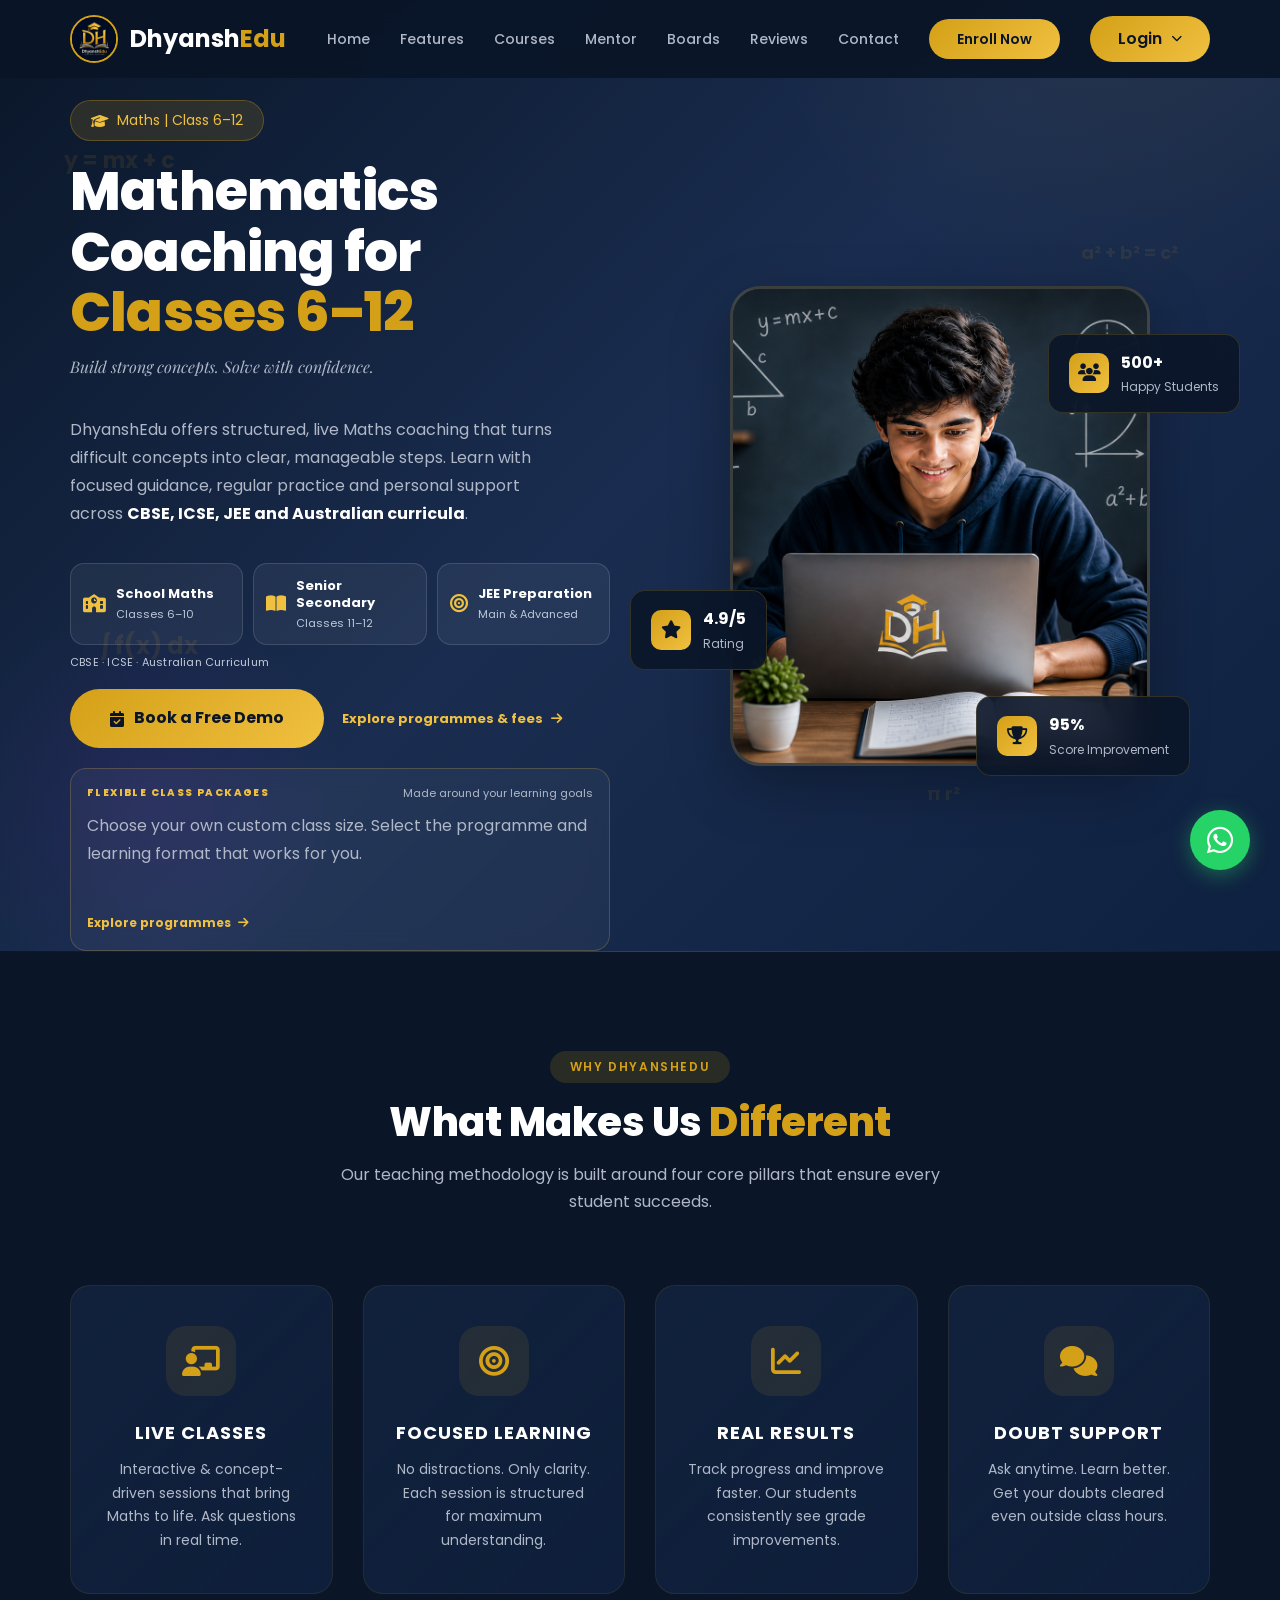
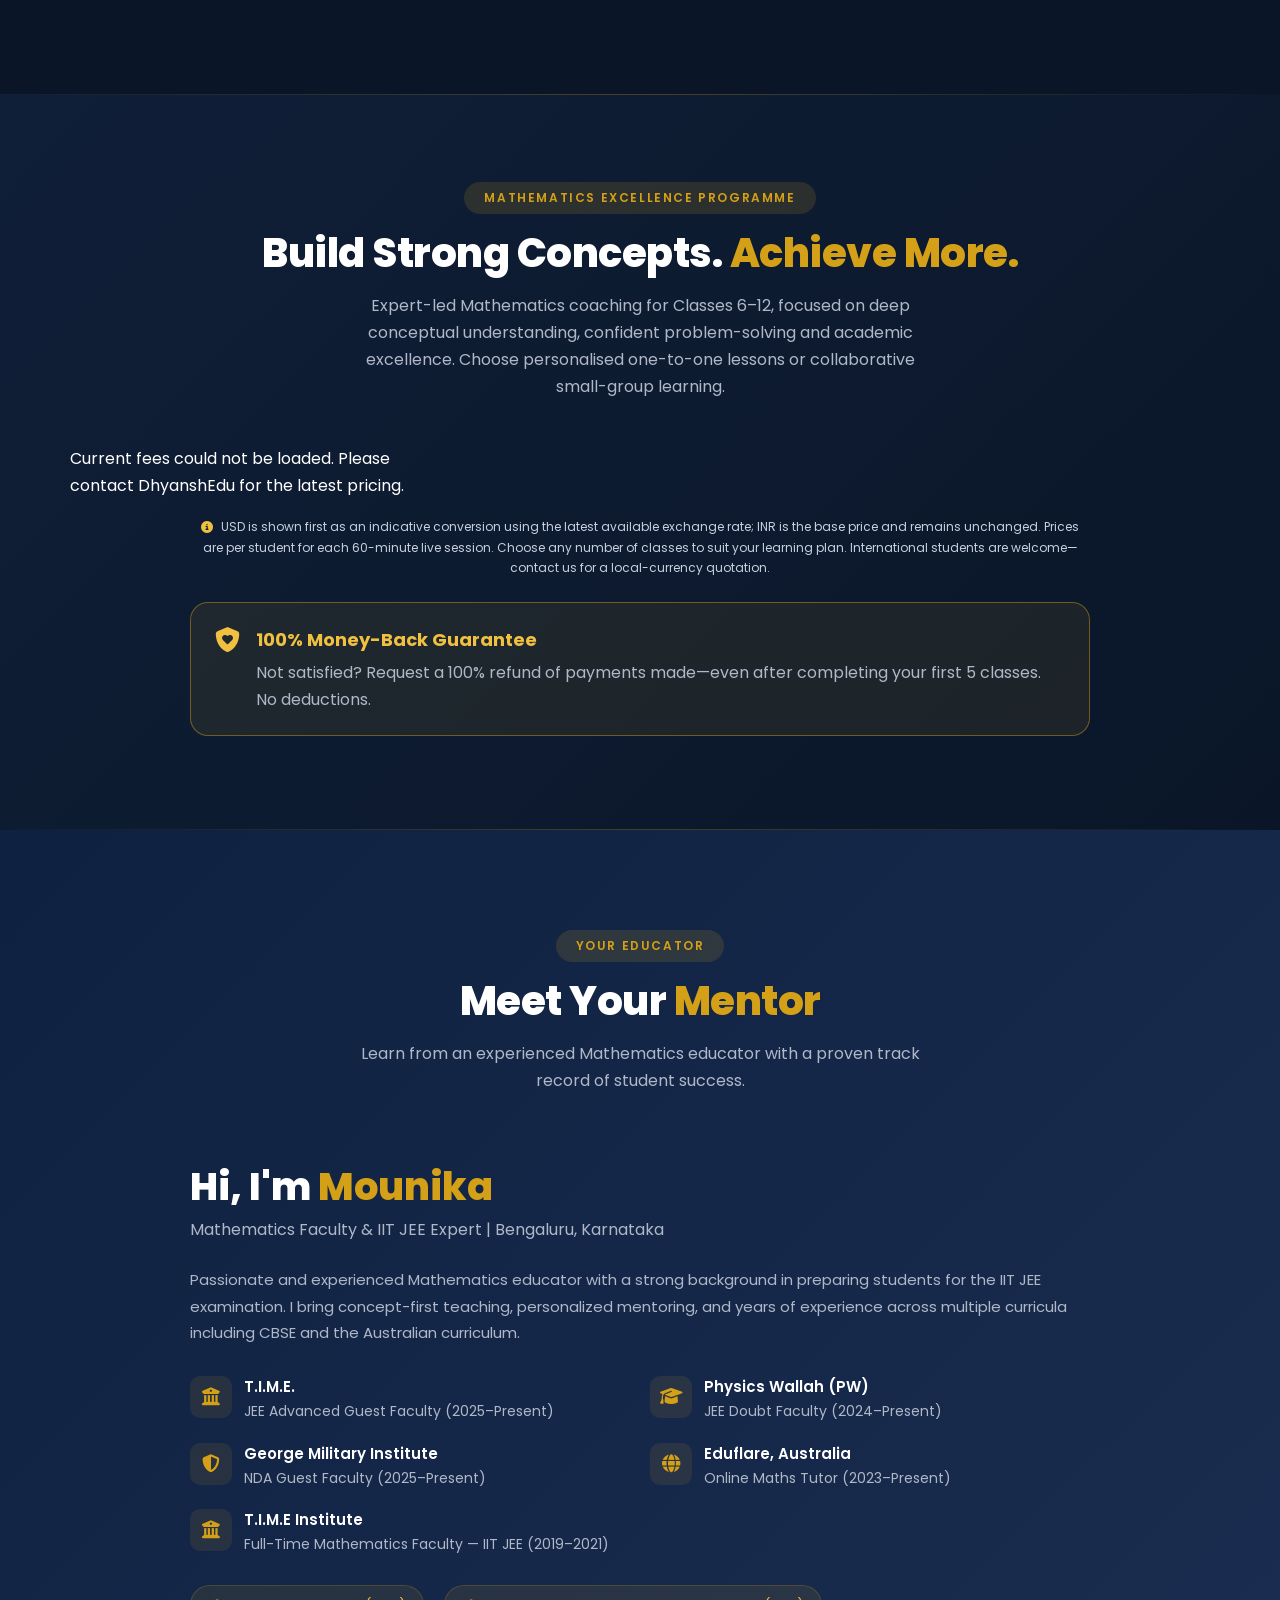
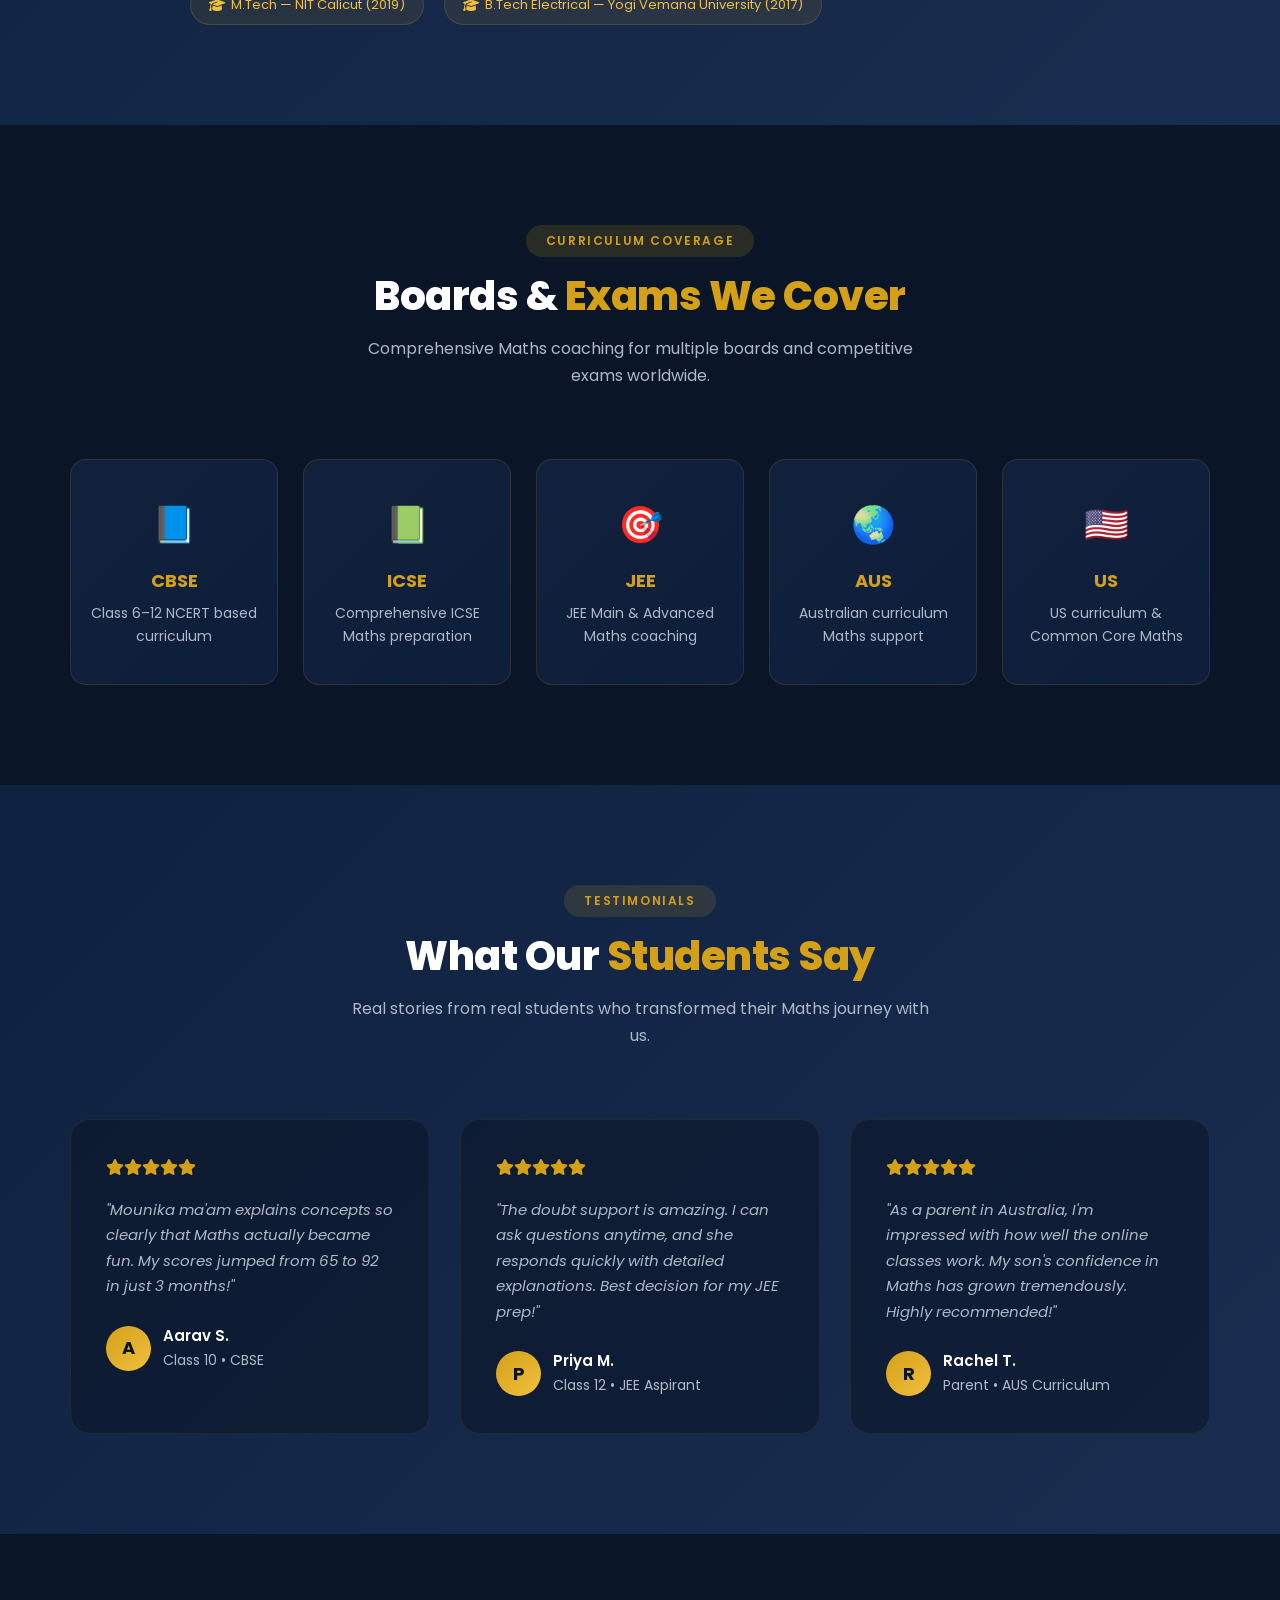
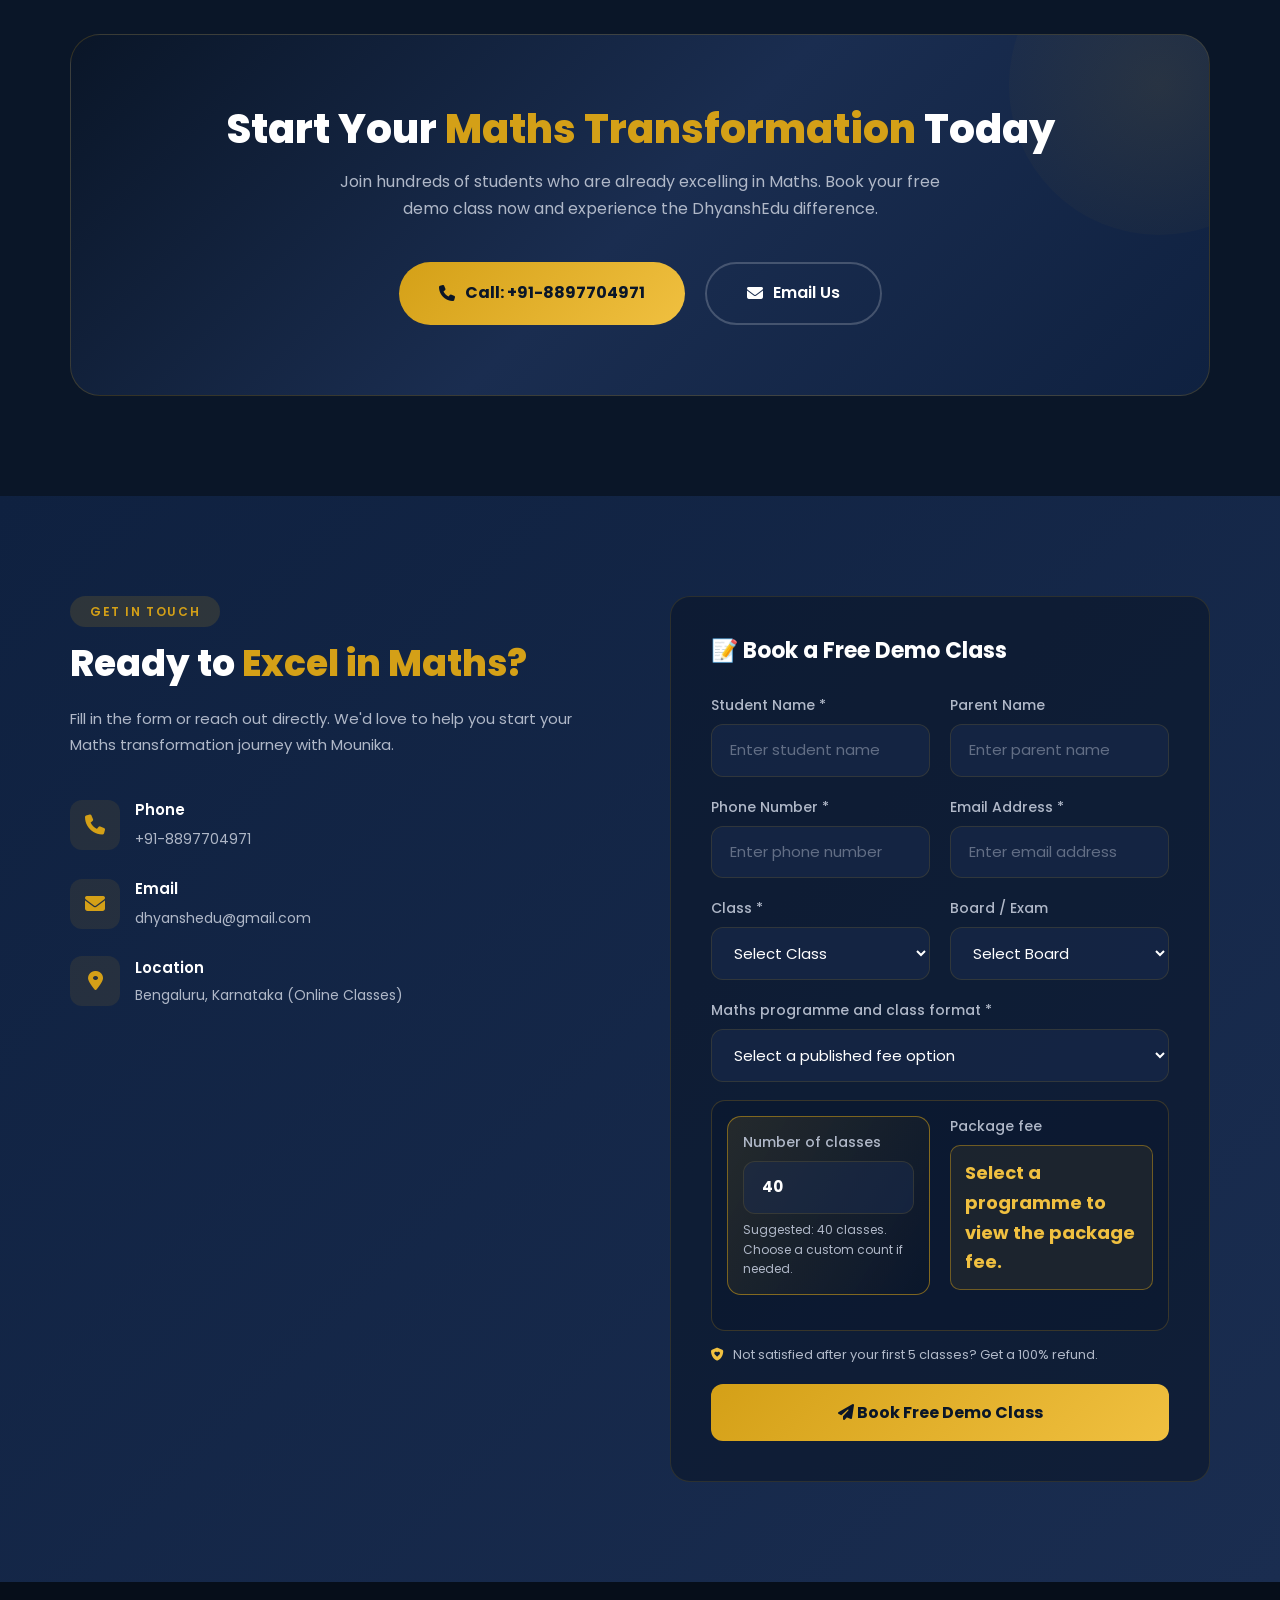
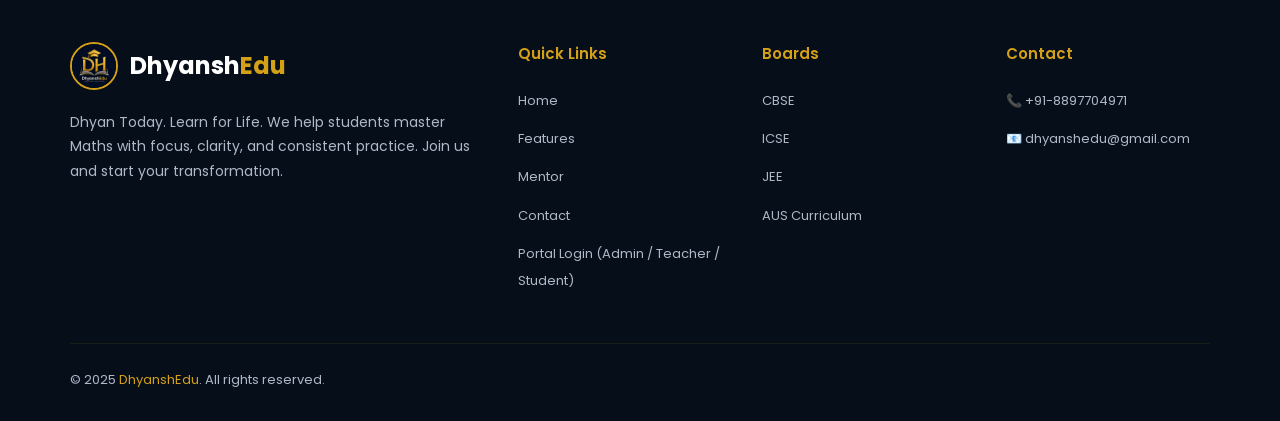
<file: index.html>
<!DOCTYPE html>
<html lang="en">
<head>
    <meta charset="UTF-8">
    <meta name="viewport" content="width=device-width, initial-scale=1.0">
    <title>DhyanshEdu | Dhyan Today. Math Better Tomorrow.</title>
    <meta name="description" content="DhyanshEdu helps students master Maths with focus, clarity, and consistent practice.">
    <link rel="icon" type="image/png" href="/logo.png">
    <link rel="apple-touch-icon" href="/logo.png">
    <!-- Google Fonts -->
    <link href="https://fonts.googleapis.com/css2?family=Poppins:wght@300;400;500;600;700;800;900&family=Playfair+Display:ital,wght@0,700;1,700&display=swap" rel="stylesheet">
    <!-- Font Awesome Icons -->
    <link rel="stylesheet" href="https://cdnjs.cloudflare.com/ajax/libs/font-awesome/6.5.1/css/all.min.css">
    <style>
        /* ===== CSS RESET & VARIABLES ===== */
        :root {
            --primary-dark: #0a1628;
            --primary-blue: #0f2140;
            --accent-gold: #d4a017;
            --accent-gold-light: #f0c040;
            --white: #ffffff;
            --light-gray: #f5f5f5;
            --text-gray: #b0b8c8;
            --gradient-dark: linear-gradient(135deg, #0a1628 0%, #1a2d50 50%, #0f2140 100%);
            --gradient-gold: linear-gradient(135deg, #d4a017, #f0c040);
            --shadow-lg: 0 20px 60px rgba(0, 0, 0, 0.3);
            --shadow-gold: 0 5px 30px rgba(212,160,23, 0.3);
        }
        * {
            margin: 0;
            padding: 0;
            box-sizing: border-box;
        }
        html {
            scroll-behavior: smooth;
        }
        body {
            font-family: 'Poppins', sans-serif;
            color: var(--white);
            overflow-x: hidden;
            background: var(--primary-dark);
        }
        /* ===== FIXED NAVBAR ===== */
        .navbar {
            position: fixed;
            top: 0;
            left: 0;
            width: 100%;
            z-index: 1000;
            padding: 15px 0;
            transition: all 0.4s ease;
            background-color: rgba(10, 22, 40, 0.95);
            backdrop-filter: blur(20px);
        }
        .navbar.scrolled {
            background-color: rgba(10, 22, 40, 0.98);
            box-shadow: 0 2px 30px rgba(0,0,0,0.4);
            padding: 8px 0;
        }
        .nav-container {
            max-width: 1200px;
            margin: 0 auto;
            display: flex;
            justify-content: space-between;
            align-items: center;
            padding: 0 30px;
        }
        .logo {
            display: flex;
            align-items: center;
            gap: 12px;
            text-decoration: none;
        }
        .logo-icon {
            width: 48px;
            height: 48px;
            border-radius: 50%;
            display: flex;
            align-items: center;
            justify-content: center;
            overflow: hidden;
            border: 2px solid var(--accent-gold);
        }
        .logo-icon img {
            width: 100%;
            height: 100%;
            object-fit: cover;
        }
        .logo-text {
            font-size: 24px;
            font-weight: 700;
            color: var(--white);
        }
        .logo-text span {
            color: var(--accent-gold);
        }
        .nav-links {
            display: flex;
            list-style: none;
            gap: 30px;
            align-items: center;
        }
        .nav-links a {
            text-decoration: none;
            color: var(--text-gray);
            font-weight: 500;
            font-size: 15px;
            transition: color 0.3s ease;
            position: relative;
        }
        .nav-links a:hover {
            color: var(--accent-gold);
        }
        .nav-links a::after {
            content: '';
            position: absolute;
            bottom: -5px;
            left: 0;
            width: 0;
            height: 2px;
            background: var(--accent-gold);
            transition: width 0.3s ease;
        }
        .nav-links a:hover::after {
            width: 100%;
        }
        .nav-cta {
            background: var(--gradient-gold) !important;
            color: var(--primary-dark) !important;
            padding: 10px 28px;
            border-radius: 50px;
            font-weight: 600 !important;
            transition: transform 0.3s ease, box-shadow 0.3s ease !important;
        }
        .nav-cta:hover {
            transform: translateY(-2px);
            box-shadow: var(--shadow-gold);
        }
        .nav-cta::after {
            display: none !important;
        }
        .login-dropdown { position: relative; }
        .login-dropdown > summary {
            list-style: none;
            cursor: pointer;
            display: inline-flex;
            align-items: center;
            gap: 9px;
        }
        .login-dropdown > summary::-webkit-details-marker { display: none; }
        .login-dropdown > summary i { font-size: 11px; }
        .login-options {
            position: absolute;
            top: calc(100% + 14px);
            right: 0;
            min-width: 205px;
            padding: 9px;
            border: 1px solid rgba(212,160,23,0.28);
            border-radius: 14px;
            background: #101f38;
            box-shadow: var(--shadow-lg);
            z-index: 1100;
        }
        .login-options a {
            display: block;
            padding: 11px 13px;
            border-radius: 9px;
            color: var(--white) !important;
            text-decoration: none;
            font-size: 14px;
        }
        .login-options a:hover { background: rgba(212,160,23,0.14); color: var(--accent-gold-light) !important; }
        .login-options a::after { display: none !important; }
        .login-options p {
            padding: 9px 13px 5px;
            color: var(--text-gray);
            font-size: 11px;
            line-height: 1.5;
            border-top: 1px solid rgba(255,255,255,0.1);
        }
        .hamburger {
            display: none;
            flex-direction: column;
            gap: 5px;
            cursor: pointer;
            z-index: 1001;
        }
        .hamburger span {
            width: 28px;
            height: 3px;
            background: var(--white);
            border-radius: 3px;
            transition: all 0.3s ease;
        }
        .course-programme-meta { padding:10px 12px; margin:12px 0 14px; gap:5px; }
        .course-programme-meta strong { font-size:14px; }
        .course-programme-meta span { font-size:10px; }
        .course-format-option { padding:15px; }
        .course-format-option h4 { min-height:0; margin-bottom:8px; font-size:13px; }
        .course-fee-item { min-height:0; padding:10px 0; }
        .course-fee-item h5 { font-size:12px; margin-bottom:8px; }
        .course-fee-description { font-size:10px; }
        .course-format-price { font-size:23px; }
        .course-format-usd { font-size:13px; }
        .course-format-unit { min-height:0; margin:5px 0 4px; font-size:11px; }
        .course-format-per-class { display:block; color:var(--text-gray); font-size:10px; margin:0 0 12px; }
        .custom-class-selection { padding:15px; margin:14px 0; border:1px solid rgba(212,160,23,.22); border-radius:14px; background:rgba(7,17,32,.22); }
        .custom-class-quote { min-height:52px; font-size:18px; }
        .refund-form-note { font-size:12px; margin:2px 0 14px; }
        .course-guarantee { display:flex; gap:16px; align-items:flex-start; max-width:900px; margin:24px auto 0; padding:22px 24px; border:1px solid rgba(212,160,23,.45); border-radius:18px; background:rgba(212,160,23,.09); color:var(--white); }
        .course-guarantee > i { color:var(--accent-gold-light); font-size:25px; margin-top:3px; }
        .course-guarantee strong { display:block; color:var(--accent-gold-light); font-size:18px; margin-bottom:5px; }
        .course-guarantee p { color:var(--text-gray); line-height:1.65; margin:0; }
        .custom-package-highlight { padding:15px; border:1px solid rgba(212,160,23,.55); border-radius:14px; background:linear-gradient(120deg,rgba(212,160,23,.13),rgba(7,17,32,.28)); }
        .custom-package-highlight label { color:var(--accent-gold-light); font-weight:800; font-size:15px; }
        .custom-package-highlight input { border-color:rgba(212,160,23,.6); font-size:20px; font-weight:700; }
        .course-programme-meta strong { color:var(--accent-gold-light); font-size:15px; }
        .course-programme-meta span { font-size:12px; }
        .custom-class-selection { margin-top:16px; }
        .custom-class-selection small { display:block; color:var(--text-gray); font-size:12px; margin-top:6px; }
        .custom-class-quote { min-height:48px; display:flex; align-items:center; padding:12px 14px; border:1px solid rgba(212,160,23,.45); border-radius:10px; background:rgba(212,160,23,.08); color:var(--accent-gold-light); font-weight:700; }
        .refund-form-note { margin:4px 0 18px; color:var(--text-gray); font-size:13px; line-height:1.6; }
        .refund-form-note i { color:var(--accent-gold-light); margin-right:6px; }

        /* ===== HERO SECTION (REFINED WITH IMAGE FIX) ===== */
        .hero {
            min-height: 100vh;
            background: var(--gradient-dark);
            display: flex;
            align-items: center;
            position: relative;
            overflow: hidden;
            padding-top: 100px;
        }
        .hero::before {
            content: '';
            position: absolute;
            top: -50%;
            right: -20%;
            width: 800px;
            height: 800px;
            background: radial-gradient(circle, rgba(212,160,23,0.08) 0%, transparent 70%);
            border-radius: 50%;
        }
        .hero::after {
            content: '';
            position: absolute;
            width: 400px;
            height: 400px;
            background: radial-gradient(circle, rgba(138, 43, 226, 0.1) 0%, transparent 70%);
            bottom: -50px;
            left: -50px;
            border-radius: 50%;
            pointer-events: none;
        }
        .math-float {
            position: absolute;
            font-size: 20px;
            color: rgba(212,160,23,0.1);
            font-weight: 700;
            pointer-events: none;
            animation: floatMath 6s ease-in-out infinite;
        }
        .math-float:nth-child(1) { top: 15%; left: 5%; animation-delay: 0s; font-size: 22px; }
        .math-float:nth-child(2) { top: 25%; right: 8%; animation-delay: 1s; font-size: 18px; }
        .math-float:nth-child(3) { bottom: 30%; left: 8%; animation-delay: 2s; font-size: 24px; }
        .math-float:nth-child(4) { top: 60%; right: 15%; animation-delay: 3s; font-size: 20px; }
        .math-float:nth-child(5) { bottom: 15%; right: 25%; animation-delay: 1.5s; font-size: 18px; }
        @keyframes floatMath {
            0%, 100% { transform: translateY(0px) rotate(0deg); opacity: 0.15; }
            50% { transform: translateY(-20px) rotate(5deg); opacity: 0.25; }
        }
        .hero-container {
            max-width: 1200px;
            margin: 0 auto;
            padding: 0 30px;
            display: grid;
            grid-template-columns: 1fr 1fr;
            gap: 60px;
            align-items: center;
            position: relative;
            z-index: 2;
        }
        .hero-badge {
            display: inline-flex;
            align-items: center;
            gap: 8px;
            background: rgba(212,160,23,0.15);
            border: 1px solid rgba(212,160,23,0.3);
            padding: 8px 20px;
            border-radius: 50px;
            font-size: 14px;
            color: var(--accent-gold-light);
            margin-bottom: 20px;
            animation: fadeInUp 0.8s ease;
        }
        .hero h1 {
            font-size: 56px;
            font-weight: 800;
            line-height: 1.1;
            margin-bottom: 10px;
            animation: fadeInUp 0.8s ease 0.2s both;
        }
        .hero h1 .gold { color: var(--accent-gold); display: block; }
        .hero-tagline {
            font-family: 'Playfair Display', serif;
            font-size: 22px;
            font-style: italic;
            color: var(--accent-gold-light);
            margin-bottom: 20px;
            animation: fadeInUp 0.8s ease 0.3s both;
        }
        .hero p {
            font-size: 17px;
            color: var(--text-gray);
            line-height: 1.7;
            margin-bottom: 35px;
            max-width: 500px;
            animation: fadeInUp 0.8s ease 0.4s both;
        }
        .hero p strong {
            color: var(--white);
        }
        .hero-buttons {
            display: flex;
            gap: 15px;
            flex-wrap: wrap;
            animation: fadeInUp 0.8s ease 0.5s both;
        }
        .btn-primary {
            background: var(--gradient-gold);
            color: var(--primary-dark);
            padding: 16px 40px;
            border: none;
            border-radius: 50px;
            font-size: 16px;
            font-weight: 700;
            cursor: pointer;
            transition: all 0.3s ease;
            text-decoration: none;
            display: inline-flex;
            align-items: center;
            gap: 10px;
        }
        .btn-primary:hover {
            transform: translateY(-3px);
            box-shadow: var(--shadow-gold);
        }
        .btn-secondary {
            background: transparent;
            color: var(--white);
            padding: 16px 40px;
            border: 2px solid rgba(255,255,255,0.2);
            border-radius: 50px;
            font-size: 16px;
            font-weight: 600;
            cursor: pointer;
            transition: all 0.3s ease;
            text-decoration: none;
            display: inline-flex;
            align-items: center;
            gap: 10px;
        }
        .btn-secondary:hover {
            border-color: var(--accent-gold);
            color: var(--accent-gold);
            transform: translateY(-3px);
        }
        /* ===== HERO IMAGE — FIXED HEIGHT ISSUE ===== */
        .hero-image {
            position: relative;
            display: flex;
            justify-content: center;
            align-items: center;
            min-height: 450px;
            animation: fadeInRight 1s ease 0.3s both;
        }
        .hero-image-wrapper {
            position: relative;
            width: 420px;
            height: 480px;
            min-height: 400px;
            border-radius: 30px;
            overflow: hidden;
            background: linear-gradient(135deg, #1a2d50, #0f2140);
            box-shadow: var(--shadow-lg);
            border: 3px solid rgba(212,160,23,0.2);
            display: flex;
            align-items: center;
            justify-content: center;
        }
        .hero-image-wrapper img {
            width: 100%;
            height: 100%;
            object-fit: cover;
            display: block;
        }
        /* Fallback placeholder if image fails */
        .image-placeholder {
            text-align: center;
            color: rgba(255, 255, 255, 0.5);
            flex-direction: column;
            align-items: center;
            justify-content: center;
        }
        .image-placeholder i {
            font-size: 5rem;
            margin-bottom: 15px;
            color: var(--accent-gold);
        }
        .image-placeholder p {
            font-size: 0.9rem;
            color: rgba(255, 255, 255, 0.4);
        }
        /* ===== FLOATING STATS ===== */
        .float-stat {
            position: absolute;
            background: rgba(10, 22, 40, 0.9);
            backdrop-filter: blur(15px);
            padding: 15px 20px;
            border-radius: 15px;
            border: 1px solid rgba(212,160,23,0.2);
            display: flex;
            align-items: center;
            gap: 12px;
            animation: floatBounce 3s ease-in-out infinite;
            z-index: 3;
        }
        .float-stat:nth-child(2) { top: 10%; right: -30px; animation-delay: 0.5s; }
        .float-stat:nth-child(3) { bottom: 20%; left: -40px; animation-delay: 1s; }
        .float-stat:nth-child(4) { bottom: -10px; right: 20px; animation-delay: 1.5s; }
        .float-stat .stat-icon {
            width: 40px;
            height: 40px;
            background: var(--gradient-gold);
            border-radius: 10px;
            display: flex;
            align-items: center;
            justify-content: center;
            color: var(--primary-dark);
            font-size: 18px;
        }
        .float-stat .stat-info h4 { font-size: 16px; font-weight: 700; }
        .float-stat .stat-info p { font-size: 12px; color: var(--text-gray); margin: 0; }
        @keyframes floatBounce {
            0%, 100% { transform: translateY(0); }
            50% { transform: translateY(-10px); }
        }
        @keyframes fadeInUp {
            from { opacity: 0; transform: translateY(30px); }
            to { opacity: 1; transform: translateY(0); }
        }
        @keyframes fadeInDown {
            from { opacity: 0; transform: translateY(-30px); }
            to { opacity: 1; transform: translateY(0); }
        }
        @keyframes fadeInRight {
            from { opacity: 0; transform: translateX(50px); }
            to { opacity: 1; transform: translateX(0); }
        }
        /* ===== SECTION COMMON STYLES ===== */
        .section-container {
            max-width: 1200px;
            margin: 0 auto;
            padding: 0 30px;
        }
        .section-header {
            text-align: center;
            margin-bottom: 70px;
        }
        .section-label {
            display: inline-block;
            background: rgba(212,160,23,0.15);
            color: var(--accent-gold);
            padding: 6px 20px;
            border-radius: 50px;
            font-size: 14px;
            font-weight: 600;
            text-transform: uppercase;
            letter-spacing: 2px;
            margin-bottom: 15px;
        }
        .section-header h2 {
            font-size: 42px;
            font-weight: 800;
            margin-bottom: 15px;
        }
        .section-header h2 .gold { color: var(--accent-gold); }
        .section-header p {
            font-size: 17px;
            color: var(--text-gray);
            max-width: 600px;
            margin: 0 auto;
        }
        /* ===== FEATURES SECTION ===== */
        .features {
            padding: 100px 0;
            background: var(--primary-dark);
            position: relative;
        }
        .features::before {
            content: '';
            position: absolute;
            top: 0;
            left: 0;
            right: 0;
            height: 1px;
            background: linear-gradient(90deg, transparent, rgba(212,160,23,0.3), transparent);
        }
        .features-grid {
            display: grid;
            grid-template-columns: repeat(4, 1fr);
            gap: 30px;
        }
        .feature-card {
            background: linear-gradient(135deg, rgba(26,45,80,0.5), rgba(15,33,64,0.8));
            border: 1px solid rgba(212,160,23,0.1);
            border-radius: 20px;
            padding: 40px 30px;
            text-align: center;
            transition: all 0.4s ease;
            position: relative;
            overflow: hidden;
        }
        .feature-card::before {
            content: '';
            position: absolute;
            top: 0; left: 0; right: 0;
            height: 3px;
            background: var(--gradient-gold);
            transform: scaleX(0);
            transition: transform 0.4s ease;
        }
        .feature-card:hover {
            transform: translateY(-10px);
            border-color: rgba(212,160,23,0.3);
            box-shadow: 0 20px 40px rgba(0,0,0,0.3);
        }
        .feature-card:hover::before { transform: scaleX(1); }
        .feature-icon {
            width: 70px;
            height: 70px;
            margin: 0 auto 25px;
            background: rgba(212,160,23,0.1);
            border-radius: 20px;
            display: flex;
            align-items: center;
            justify-content: center;
            font-size: 30px;
            color: var(--accent-gold);
            transition: all 0.4s ease;
        }
        .feature-card:hover .feature-icon {
            background: var(--gradient-gold);
            color: var(--primary-dark);
            transform: scale(1.1);
        }
        .feature-card h3 {
            font-size: 18px;
            font-weight: 700;
            margin-bottom: 12px;
            text-transform: uppercase;
            letter-spacing: 1px;
        }
        .feature-card p {
            font-size: 14px;
            color: var(--text-gray);
            line-height: 1.6;
        }
        /* ===== MENTOR SECTION ===== */
        .mentor {
            padding: 100px 0;
            background: linear-gradient(135deg, #0f2140, #1a2d50);
            position: relative;
        }
        .mentor-grid {
            display: grid;
            grid-template-columns: 350px 1fr;
            gap: 60px;
            align-items: center;
        }
        .mentor-photo-wrapper {
            position: relative;
        }
        .mentor-photo {
            width: 350px;
            height: 420px;
            border-radius: 24px;
            overflow: hidden;
            background: linear-gradient(135deg, rgba(26,45,80,0.6), rgba(15,33,64,0.8));
            border: 2px solid rgba(212,160,23,0.2);
            display: flex;
            align-items: center;
            justify-content: center;
            position: relative;
        }
        .mentor-photo img {
            width: 100%;
            height: 100%;
            object-fit: cover;
            display: block;
        }
        .mentor-badge-float {
            position: absolute;
            bottom: -15px;
            left: 50%;
            transform: translateX(-50%);
            background: var(--gradient-gold);
            color: var(--primary-dark);
            padding: 10px 25px;
            border-radius: 50px;
            font-weight: 700;
            font-size: 14px;
            white-space: nowrap;
            box-shadow: var(--shadow-gold);
        }
        .mentor-content h2 {
            font-size: 40px;
            font-weight: 800;
            margin-bottom: 8px;
        }
        .mentor-content h2 .gold { color: var(--accent-gold); }
        .mentor-content .mentor-name {
            font-size: 28px;
            font-weight: 700;
            color: var(--accent-gold-light);
            margin-bottom: 5px;
        }
        .mentor-content .mentor-title {
            font-size: 16px;
            color: var(--text-gray);
            margin-bottom: 25px;
        }
        .mentor-content > p {
            font-size: 16px;
            color: var(--text-gray);
            line-height: 1.8;
            margin-bottom: 30px;
        }
        .mentor-highlights {
            display: grid;
            grid-template-columns: 1fr 1fr;
            gap: 20px;
            margin-bottom: 30px;
        }
        .mentor-highlight-item {
            display: flex;
            align-items: flex-start;
            gap: 12px;
        }
        .mentor-highlight-item .mh-icon {
            width: 42px;
            height: 42px;
            min-width: 42px;
            background: rgba(212,160,23,0.1);
            border-radius: 10px;
            display: flex;
            align-items: center;
            justify-content: center;
            color: var(--accent-gold);
            font-size: 18px;
        }
        .mentor-highlight-item h4 {
            font-size: 14px;
            font-weight: 600;
            margin-bottom: 3px;
        }
        .mentor-highlight-item p {
            font-size: 13px;
            color: var(--text-gray);
        }
        .mentor-education {
            display: flex;
            gap: 20px;
            flex-wrap: wrap;
        }
        .edu-tag {
            background: rgba(212,160,23,0.1);
            border: 1px solid rgba(212,160,23,0.2);
            padding: 8px 18px;
            border-radius: 50px;
            font-size: 13px;
            color: var(--accent-gold-light);
            display: flex;
            align-items: center;
            gap: 6px;
        }
        /* ===== BOARDS SECTION ===== */
        .boards {
            padding: 100px 0;
            background: var(--primary-dark);
        }
        .boards-grid {
            display: grid;
            grid-template-columns: repeat(5, 1fr);
            gap: 25px;
        }
        .board-card {
            background: linear-gradient(135deg, rgba(26,45,80,0.5), rgba(15,33,64,0.8));
            border: 1px solid rgba(212,160,23,0.15);
            border-radius: 16px;
            padding: 35px 20px;
            text-align: center;
            transition: all 0.3s ease;
        }
        .board-card:hover {
            border-color: var(--accent-gold);
            transform: translateY(-5px);
            box-shadow: var(--shadow-gold);
        }
        .board-card .board-icon { font-size: 36px; margin-bottom: 15px; }
        .board-card h3 { font-size: 20px; font-weight: 700; color: var(--accent-gold); margin-bottom: 8px; }
        .board-card p { font-size: 13px; color: var(--text-gray); }
        /* ===== TESTIMONIALS ===== */
        .testimonials {
            padding: 100px 0;
            background: linear-gradient(135deg, #0f2140, #1a2d50);
        }
        .testimonials-grid {
            display: grid;
            grid-template-columns: repeat(3, 1fr);
            gap: 30px;
        }
        .testimonial-card {
            background: rgba(10,22,40,0.6);
            border: 1px solid rgba(212,160,23,0.1);
            border-radius: 20px;
            padding: 35px;
            transition: all 0.3s ease;
        }
        .testimonial-card:hover {
            border-color: rgba(212,160,23,0.3);
            transform: translateY(-5px);
        }
        .testimonial-stars {
            color: var(--accent-gold);
            font-size: 16px;
            margin-bottom: 15px;
        }
        .testimonial-card blockquote {
            font-size: 15px;
            color: var(--text-gray);
            line-height: 1.7;
            font-style: italic;
            margin-bottom: 25px;
        }
        .testimonial-author {
            display: flex;
            align-items: center;
            gap: 12px;
        }
        .testimonial-avatar {
            width: 45px;
            height: 45px;
            background: var(--gradient-gold);
            border-radius: 50%;
            display: flex;
            align-items: center;
            justify-content: center;
            font-weight: 700;
            color: var(--primary-dark);
            font-size: 18px;
        }
        .testimonial-author h4 { font-size: 15px; font-weight: 600; }
        .testimonial-author p { font-size: 13px; color: var(--text-gray); }
        /* ===== CTA SECTION ===== */
        .cta-section {
            padding: 100px 0;
            background: var(--primary-dark);
        }
        .cta-box {
            background: var(--gradient-dark);
            border: 1px solid rgba(212,160,23,0.2);
            border-radius: 30px;
            padding: 70px 50px;
            text-align: center;
            position: relative;
            overflow: hidden;
        }
        .cta-box::before {
            content: '';
            position: absolute;
            top: -100px; right: -100px;
            width: 300px; height: 300px;
            background: radial-gradient(circle, rgba(212,160,23,0.1), transparent);
            border-radius: 50%;
        }
        .cta-box h2 { font-size: 42px; font-weight: 800; margin-bottom: 15px; position: relative; }
        .cta-box h2 .gold { color: var(--accent-gold); }
        .cta-box p { font-size: 18px; color: var(--text-gray); margin-bottom: 40px; max-width: 600px; margin-left: auto; margin-right: auto; position: relative; }
        .cta-buttons {
            display: flex;
            justify-content: center;
            gap: 20px;
            flex-wrap: wrap;
            position: relative;
        }
        /* ===== CONTACT / FORM SECTION ===== */
        .contact {
            padding: 100px 0;
            background: linear-gradient(135deg, #0f2140, #1a2d50);
        }
        .contact-grid {
            display: grid;
            grid-template-columns: 1fr 1fr;
            gap: 60px;
        }
        .contact-info h2 { font-size: 36px; font-weight: 800; margin-bottom: 20px; }
        .contact-info h2 .gold { color: var(--accent-gold); }
        .contact-info > p { color: var(--text-gray); margin-bottom: 40px; line-height: 1.7; }
        .contact-details {
            display: flex;
            flex-direction: column;
            gap: 25px;
        }
        .contact-item {
            display: flex;
            align-items: center;
            gap: 15px;
        }
        .contact-item .icon {
            width: 50px;
            height: 50px;
            background: rgba(212,160,23,0.1);
            border-radius: 12px;
            display: flex;
            align-items: center;
            justify-content: center;
            color: var(--accent-gold);
            font-size: 20px;
        }
        .contact-item div h4 { font-size: 15px; font-weight: 600; margin-bottom: 3px; }
        .contact-item div p { font-size: 14px; color: var(--text-gray); }
        .contact-item div a { font-size: 14px; color: var(--text-gray); text-decoration: none; transition: color 0.3s ease; }
        .contact-item div a:hover { color: var(--accent-gold); }
        .contact-form {
            background: rgba(10,22,40,0.6);
            border: 1px solid rgba(212,160,23,0.15);
            border-radius: 20px;
            padding: 40px;
        }
        .contact-form h3 {
            font-size: 24px;
            font-weight: 700;
            margin-bottom: 30px;
        }
        .form-group { margin-bottom: 20px; }
        .form-group label {
            display: block;
            font-size: 14px;
            font-weight: 500;
            color: var(--text-gray);
            margin-bottom: 8px;
        }
        .form-group input,
        .form-group select {
            width: 100%;
            padding: 14px 18px;
            background: rgba(26,45,80,0.5);
            border: 1px solid rgba(212,160,23,0.15);
            border-radius: 12px;
            color: var(--white);
            font-family: 'Poppins', sans-serif;
            font-size: 15px;
            transition: border-color 0.3s ease;
            outline: none;
        }
        .form-group input::placeholder {
            color: rgba(176,184,200,0.5);
        }
        .form-group input:focus,
        .form-group select:focus {
            border-color: var(--accent-gold);
        }
        .form-group select option { background: var(--primary-dark); }
        .form-row {
            display: grid;
            grid-template-columns: 1fr 1fr;
            gap: 20px;
        }
        .form-submit {
            width: 100%;
            padding: 16px;
            background: var(--gradient-gold);
            color: var(--primary-dark);
            border: none;
            border-radius: 12px;
            font-size: 16px;
            font-weight: 700;
            cursor: pointer;
            transition: all 0.3s ease;
            font-family: 'Poppins', sans-serif;
        }
        .form-submit:hover {
            transform: translateY(-2px);
            box-shadow: var(--shadow-gold);
        }
        /* ===== FOOTER ===== */
        .footer {
            background: #060e1a;
            padding: 60px 0 30px;
        }
        .footer-grid {
            display: grid;
            grid-template-columns: 2fr 1fr 1fr 1fr;
            gap: 40px;
            margin-bottom: 50px;
        }
        .footer-about .logo { margin-bottom: 20px; }
        .footer-about p { color: var(--text-gray); font-size: 14px; line-height: 1.7; }
        .footer h4 { font-size: 16px; font-weight: 600; margin-bottom: 20px; color: var(--accent-gold); }
        .footer-links {
            list-style: none;
            display: flex;
            flex-direction: column;
            gap: 12px;
        }
        .footer-links a {
            color: var(--text-gray);
            text-decoration: none;
            font-size: 14px;
            transition: color 0.3s ease;
        }
        .footer-links a:hover { color: var(--accent-gold); }
        .footer-bottom {
            border-top: 1px solid rgba(212,160,23,0.1);
            padding-top: 25px;
            display: flex;
            justify-content: space-between;
            align-items: center;
        }
        .footer-bottom p { color: var(--text-gray); font-size: 14px; }
        .footer-bottom .gold { color: var(--accent-gold); }
        /* ===== WHATSAPP FLOATING BUTTON ===== */
        .whatsapp-float {
            position: fixed;
            bottom: 30px;
            right: 30px;
            width: 60px;
            height: 60px;
            background: #25D366;
            border-radius: 50%;
            display: flex;
            align-items: center;
            justify-content: center;
            color: white;
            font-size: 30px;
            text-decoration: none;
            box-shadow: 0 5px 20px rgba(37,211,102,0.4);
            z-index: 999;
            transition: all 0.3s ease;
            animation: pulse 2s infinite;
        }
        .whatsapp-float:hover {
            transform: scale(1.1);
            box-shadow: 0 8px 30px rgba(37,211,102,0.5);
        }
        @keyframes pulse {
            0% { box-shadow: 0 0 0 0 rgba(37,211,102,0.4); }
            70% { box-shadow: 0 0 0 15px rgba(37,211,102,0); }
            100% { box-shadow: 0 0 0 0 rgba(37,211,102,0); }
        }
        /* ===== RESPONSIVE ===== */
        @media (max-width: 1024px) {
            .hero h1 { font-size: 42px; }
            .features-grid { grid-template-columns: repeat(2, 1fr); }
            .boards-grid { grid-template-columns: repeat(3, 1fr); }
            .testimonials-grid { grid-template-columns: repeat(2, 1fr); }
            .footer-grid { grid-template-columns: 1fr 1fr; }
            .mentor-grid { grid-template-columns: 1fr; }
            .mentor-photo-wrapper { display: flex; justify-content: center; }
            .mentor-content { text-align: center; }
            .mentor-highlights { max-width: 500px; margin: 0 auto 30px; }
            .mentor-education { justify-content: center; }
        }
        @media (max-width: 768px) {
            .hamburger { display: flex; }
            .nav-links {
                display: none;
                position: fixed;
                top: 0; left: 0; right: 0; bottom: 0;
                background: rgba(10,22,40,0.98);
                flex-direction: column;
                justify-content: center;
                align-items: center;
                gap: 30px;
                z-index: 999;
            }
            .nav-links.active { display: flex; }
            .hero-container {
                grid-template-columns: 1fr;
                text-align: center;
                padding-top: 40px;
            }
            .hero h1 { justify-content: center; font-size: 36px; }
            .hero p { margin: 0 auto 35px; }
            .hero-buttons { justify-content: center; }
            .hero-image { order: -1; }
            .hero-image-wrapper { width: 300px; height: 350px; min-height: 300px; margin: 0 auto; }
            .float-stat { display: none; }
            .features-grid { grid-template-columns: 1fr; max-width: 400px; margin: 0 auto; }
            .boards-grid { grid-template-columns: repeat(2, 1fr); }
            .mentor-grid { grid-template-columns: 1fr; }
            .mentor-photo { width: 280px; height: 340px; margin: 0 auto; }
            .mentor-highlights { grid-template-columns: 1fr; }
            .contact-grid { grid-template-columns: 1fr; }
            .testimonials-grid { grid-template-columns: 1fr; }
            .section-header h2 { font-size: 32px; }
            .cta-box { padding: 50px 25px; }
            .cta-box h2 { font-size: 30px; }
            .footer-grid { grid-template-columns: 1fr; }
            .footer-bottom { flex-direction: column; gap: 15px; text-align: center; }
            .form-row { grid-template-columns: 1fr; }
        }
        @media (max-width: 480px) {
            .hero h1 { font-size: 30px; }
            .hero-tagline { font-size: 18px; }
            .hero-image-wrapper { width: 260px; height: 320px; min-height: 280px; }
            .boards-grid { grid-template-columns: 1fr; max-width: 300px; margin: 0 auto; }
            .hero-buttons { flex-direction: column; align-items: center; }
            .btn-primary, .btn-secondary { width: 100%; justify-content: center; }
        }

        /* ===== PUBLIC COURSE CATALOG — MATCHES THE SITE'S NAVY & GOLD THEME ===== */
        .courses { padding: 88px 0 94px; background: linear-gradient(135deg, #101f38, #0a1628); position: relative; }
        .courses::before, .courses::after { content: ''; display: block; height: 1px; position: absolute; left: 0; right: 0; background: linear-gradient(90deg, transparent, rgba(212,160,23,.28), transparent); }
        .courses::before { top: 0; }
        .courses::after { bottom: 0; }
        .courses .section-header { margin-bottom: 46px; }
        .courses-grid { display: grid; grid-template-columns: repeat(3, minmax(0, 1fr)); gap: 22px; align-items: stretch; }
        .course-card { display: flex; flex-direction: column; min-width: 0; padding: 28px; border-radius: 18px; background: linear-gradient(145deg, rgba(26,45,80,.96), rgba(16,31,56,.98)); border: 1px solid rgba(212,160,23,.18); box-shadow: 0 12px 32px rgba(0,0,0,.16); transition: transform .25s ease, border-color .25s ease, box-shadow .25s ease; }
        .course-card:hover { transform: translateY(-5px); border-color: rgba(240,192,64,.58); box-shadow: 0 18px 38px rgba(0,0,0,.24); }
        .featured-course { border-color: rgba(240,192,64,.75); box-shadow: 0 12px 40px rgba(212,160,23,.12); }
        .course-top { display: flex; align-items: center; justify-content: space-between; margin-bottom: 18px; color: var(--accent-gold); font-size: 21px; }
        .course-level { font-size: 10px; letter-spacing: 1.15px; font-weight: 700; padding: 7px 11px; border-radius: 30px; background: rgba(212,160,23,.13); border: 1px solid rgba(212,160,23,.18); }
        .course-card h3 { font-size: 19px; line-height: 1.4; margin-bottom: 10px; }
        .course-card > p { color: var(--text-gray); line-height: 1.65; font-size: 13px; min-height: 64px; }
        .course-card ul { list-style: none; margin: 17px 0 20px; display: grid; gap: 9px; color: #e4e9f1; font-size: 12px; }
        .course-card li::before { content: '✓'; color: var(--accent-gold); font-weight: 800; margin-right: 9px; }
        .course-programme-meta { display:grid; grid-template-columns:1fr 1fr; gap:7px; margin:14px 0 16px; padding:12px; border-radius:12px; background:rgba(212,160,23,.08); border:1px solid rgba(212,160,23,.18); }
        .course-programme-meta strong { grid-column:1/-1; color:var(--accent-gold-light); font-size:15px; }
        .course-programme-meta span { color:#d6deeb; font-size:11px; line-height:1.4; }
        .course-card{height:100%;display:flex;flex-direction:column;align-items:stretch}
        .course-card > p{min-height:0}
        .course-format-options{align-items:stretch}
        .course-format-option{height:100%;align-self:stretch}
        .course-fee-reveal{margin:4px 0 12px;border:1px solid rgba(212,160,23,.22);border-radius:10px;padding:9px 10px}
        .course-fee-reveal summary{cursor:pointer;color:var(--accent-gold-light);font-size:11px;font-weight:700;list-style:none}
        .course-fee-reveal summary::-webkit-details-marker{display:none}
        .course-fee-reveal summary:after{content:' +';float:right}
        .course-fee-reveal[open] summary:after{content:' −'}
        .course-fee-values{padding-top:10px}
.course-format-options { display: grid; grid-template-columns: repeat(2, minmax(0, 1fr)); gap: 12px; margin-top: auto; }
        .course-fee-item { padding: 12px 0; border-top: 1px solid rgba(255,255,255,.10); margin-top: 10px; }
        .course-format-option{display:flex;flex-direction:column;align-items:stretch}
        .course-fee-item{display:flex;flex:1 1 0;flex-direction:column;align-items:stretch;min-width:0;min-height:290px}
        .course-fee-item .course-enquire{margin-top:auto}
        .course-format-options{align-items:stretch;grid-auto-rows:1fr}
        .course-format-option>.course-fee-item{height:auto}
        @media(max-width:640px){.course-fee-item{min-height:270px}}
        .course-fee-item:first-of-type { border-top: 0; margin-top: 4px; padding-top: 4px; }
        .course-fee-item h5 { font-size: 13px; line-height: 1.45; color: #fff; font-weight: 700; margin: 0 0 6px; }
        .course-fee-description { font-size: 11px; line-height: 1.55; color: var(--text-gray); margin: 5px 0; }
        .course-fee-terms { font-size: 11px; color: #d4dbea; margin-top: 7px; }
        .course-fee-terms summary { cursor: pointer; color: var(--accent-gold-light); font-weight: 700; }
        .course-fee-terms p { white-space: pre-line; margin-top: 6px; line-height: 1.5; }
        .course-format-option { min-width: 0; min-height: 100%; display: flex; flex-direction: column; padding: 16px 14px; border: 1px solid rgba(212,160,23,.2); border-radius: 14px; background: rgba(7,17,32,.32); }
        .course-format-option h4 { display: flex; align-items: flex-start; gap: 7px; min-height: 48px; color: #e9edf5; font-size: 12px; font-weight: 600; line-height: 1.45; margin-bottom: 10px; }
        .course-format-option h4 i { color: var(--accent-gold); }
        .course-format-price { display: block; color: var(--accent-gold-light); font-size: 25px; line-height: 1.2; font-weight: 700; letter-spacing: -.5px; }
        .course-format-usd { display: block; color: #d6deeb; font-size: 13px; font-weight: 600; margin-top: 3px; }
        .course-format-unit { display: block; min-height: 34px; color: var(--text-gray); font-size: 10px; line-height: 1.5; margin: 5px 0 13px; }
        .course-enquire { display: block; margin-top: auto; text-align: center; color: var(--primary-dark); background: var(--gradient-gold); font-size: 11px; font-weight: 700; padding: 10px 8px; border-radius: 30px; text-decoration: none; transition: transform .2s ease, box-shadow .2s ease; }
        .course-enquire:hover { transform: translateY(-2px); box-shadow: var(--shadow-gold); text-decoration: none; }
        /* Keep the enquiry actions aligned at the bottom of both format cards. */
        .course-format-options { align-items: stretch; }
        .course-format-option { display: flex; flex-direction: column; height: 100%; min-width: 0; }
        .course-fee-item { display: flex; flex: 1 1 auto; flex-direction: column; min-width: 0; }
        .course-enquire { width: 100%; align-self: stretch; margin-top: auto; }
        .course-format-unavailable { margin-top: auto; }

        .course-format-unavailable { color: var(--text-gray); font-size: 11px; padding: 10px 0; }
        .course-disclaimer { margin: 24px auto 0; max-width: 900px; text-align: center; color: #c8d0df; font-size: 12px; line-height: 1.7; }
        .course-disclaimer i { color: var(--accent-gold-light); margin-right: 5px; }
        .course-select-group { margin-bottom: 18px; }
        @media (max-width: 900px) { .courses-grid { grid-template-columns: repeat(2, minmax(0, 1fr)); } }
        @media (max-width: 600px) { .courses { padding: 68px 0 74px; } .courses-grid { grid-template-columns: 1fr; gap: 16px; } .course-card { padding: 24px; } .course-card > p { min-height: 0; } }
        @media (max-width: 380px) { .course-format-options { gap: 8px; } .course-format-option { padding: 13px 10px; } .course-format-price { font-size: 22px; } }

        /* ===== CLEANER COURSE & PACKAGE HIERARCHY ===== */
        .course-card { padding:24px; }
        .course-card > p { font-size:12px; line-height:1.55; margin-bottom:4px; }
        .course-programme-meta { grid-template-columns:1fr auto; align-items:center; gap:5px 10px; margin:12px 0 14px; padding:12px 14px; background:rgba(255,255,255,.035); border:1px solid rgba(255,255,255,.10); }
        .course-programme-meta strong { grid-column:1; font-size:14px; line-height:1.35; }
        .course-programme-meta span:first-of-type { grid-column:1/-1; color:#cbd5e3; font-size:11px; }
        .course-programme-meta span:last-of-type { grid-column:1/-1; color:#9eabc0; font-size:10px; }
        .course-format-options { gap:10px; }
        .course-format-option { padding:14px 13px; background:rgba(5,14,28,.22); border-color:rgba(255,255,255,.11); }
        .course-format-option h4 { min-height:0; margin-bottom:8px; font-size:12px; }
        .course-format-option h4.small-group-label { font-size:10px; white-space:nowrap; align-items:center; gap:5px; }
        .course-format-option h4.small-group-label i { flex:0 0 auto; }
        .course-fee-item { min-height:0; padding:10px 0 0; margin-top:8px; }
        .course-fee-item h5 { font-size:12px; margin-bottom:4px; }
        .course-fee-description { font-size:10px; line-height:1.5; margin:4px 0; }
        .course-format-price { font-size:23px; }
        .course-format-usd { font-size:12px; }
        .course-format-unit { min-height:0; margin:4px 0 5px; font-size:10px; }
        .course-format-per-class { font-size:10px; margin:0 0 9px; }
        .course-fee-terms { margin-top:7px; font-size:10px; }
        .course-fee-reveal { padding:8px 9px; }
        .course-enquire { padding:9px 8px; font-size:10px; }
        .course-disclaimer { margin-top:18px; font-size:11px; }
        @media(max-width:600px) {
            .course-card { padding:19px; }
            .course-format-options { gap:9px; }
            .course-format-option { padding:12px 10px; }
            .course-programme-meta { padding:11px 12px; }
            .course-format-price { font-size:21px; }
        }

        /* ===== HERO PROGRAMME & FEE SNAPSHOT ===== */
        .hero-programme-tags{display:flex;flex-wrap:wrap;gap:8px;margin:-12px 0 22px}
        .hero-programme-tags span{font-size:11px;line-height:1.4;color:#e6edf7;border:1px solid rgba(255,255,255,.15);background:rgba(255,255,255,.055);padding:7px 10px;border-radius:30px}
        .hero-fee-preview{width:min(100%,560px);margin-top:24px;padding:15px 17px;border:1px solid rgba(212,160,23,.28);border-radius:16px;background:linear-gradient(120deg,rgba(255,255,255,.075),rgba(255,255,255,.025));backdrop-filter:blur(10px)}
        .hero-fee-heading{display:flex;justify-content:space-between;align-items:center;gap:10px;margin-bottom:11px}
        .hero-fee-heading span{font-size:10px;font-weight:800;letter-spacing:1.5px;color:var(--accent-gold-light)}
        .hero-fee-heading small{font-size:10px;color:var(--text-gray)}
        .hero-fee-options{display:grid;grid-template-columns:1fr 1fr;gap:10px}
        .hero-fee-option{min-width:0;padding:11px 12px;border-radius:11px;background:rgba(5,14,28,.48);border:1px solid rgba(255,255,255,.08)}
        .hero-fee-option h3{font-size:12px;color:#fff;font-weight:600;margin-bottom:5px}
        .hero-fee-option strong{display:block;font-size:21px;line-height:1.2;color:var(--accent-gold-light);font-weight:800}
        .hero-fee-option small{display:block;font-size:10px;color:#c1cada;margin-top:3px}
        .hero-fee-option .hero-fee-empty{font-size:12px;color:#c1cada}
        .hero-fee-intro{font-size:12px;line-height:1.65;color:#d6deeb;margin:0}.hero-fee-loading{font-size:11px;color:var(--text-gray);grid-column:1/-1}
        .hero-fee-link{display:inline-flex;align-items:center;gap:7px;margin-top:11px;color:var(--accent-gold-light);font-size:11px;font-weight:700;text-decoration:none}
        .hero-fee-link:hover{color:#fff}
        @media(max-width:900px){.hero{padding-bottom:55px}.hero-container{grid-template-columns:1fr;gap:25px}.hero-content{max-width:680px}.hero-image{min-height:360px}.hero-image-wrapper{width:min(390px,82vw);height:390px}.hero-fee-preview{max-width:680px}}
        @media(max-width:600px){.hero-programme-tags{gap:6px}.hero-programme-tags span{font-size:10px;padding:6px 8px}.hero-fee-preview{padding:13px}.hero-fee-option{padding:10px}.hero-fee-option strong{font-size:18px}.hero-fee-heading{align-items:flex-start;flex-direction:column;gap:3px}.hero-image{min-height:310px}.hero-image-wrapper{height:330px}}
        /* ===== MOBILE-FIRST HERO REFINEMENT ===== */
        .hero-programme-grid{display:grid;grid-template-columns:repeat(3,minmax(0,1fr));gap:10px;margin:20px 0 8px;max-width:680px}
        .hero-programme-card{display:flex;align-items:center;gap:10px;min-width:0;padding:13px 12px;border:1px solid rgba(255,255,255,.13);border-radius:14px;background:rgba(255,255,255,.055);color:#fff;text-decoration:none;transition:transform .2s ease,border-color .2s ease,background .2s ease}
        .hero-programme-card:hover{transform:translateY(-2px);border-color:rgba(240,192,64,.55);background:rgba(255,255,255,.09)}
        .hero-programme-card>i{flex:0 0 auto;color:var(--accent-gold-light);font-size:18px}
        .hero-programme-card span{display:flex;flex-direction:column;min-width:0}
        .hero-programme-card strong{font-size:12px;line-height:1.35;font-weight:700}
        .hero-programme-card small{font-size:10px;line-height:1.4;color:#bdc8da;margin-top:3px}
        .hero-curriculum-note{font-size:11px!important;letter-spacing:.2px;color:#c3ccda!important;margin:8px 0 17px!important}
        .hero-buttons-refined{align-items:center;gap:18px;margin-top:12px}
        .hero-buttons-refined .btn-primary{min-width:220px}
        .hero-fees-text-link{color:var(--accent-gold-light);font-size:13px;font-weight:700;text-decoration:none}
        .hero-fees-text-link i{margin-left:5px;transition:transform .2s ease}
        .hero-fees-text-link:hover i{transform:translateX(4px)}
        .hero-fee-preview{width:min(100%,680px);margin-top:20px;padding:15px 16px;border:1px solid rgba(240,192,64,.22);border-radius:16px;background:rgba(255,255,255,.045);backdrop-filter:blur(10px)}
        .hero-fee-heading{margin-bottom:10px}
        .hero-fee-heading span{font-size:10px;letter-spacing:1.4px}
        .hero-fee-heading small{font-size:11px}
        .hero-fee-options{grid-template-columns:repeat(2,minmax(0,1fr));gap:10px}
        .hero-fee-option{padding:12px 14px;background:rgba(4,13,27,.34);border:1px solid rgba(255,255,255,.09)}
        .hero-fee-option h3{font-size:12px;margin-bottom:6px}
        .hero-fee-option strong{font-size:20px}
        .hero-fee-option small{font-size:11px;line-height:1.5}
        .hero-fee-loading{font-size:12px;padding:5px 0}
        .hero-fee-link{font-size:12px;margin-top:10px}
        @media(max-width:900px){
            .hero{min-height:0;padding:118px 0 48px}
            .hero-container{grid-template-columns:minmax(0,1fr);gap:0;padding:0 24px}
            .hero-content{max-width:720px;width:100%;margin:0 auto}
            .hero-image{display:none}
            .hero h1{font-size:clamp(36px,7vw,48px);line-height:1.12}
            .hero-fee-preview{max-width:100%;margin-top:17px}
        }
        @media(max-width:600px){
            .hero{min-height:0;padding:112px 0 42px}
            .hero-container{padding:0 20px}
            .hero-badge{font-size:11px;padding:7px 13px;margin-bottom:15px}
            .hero h1{font-size:clamp(34px,9vw,42px);margin-bottom:9px}
            .hero-content>p:not(.hero-tagline):not(.hero-curriculum-note){font-size:14px;line-height:1.75;margin-top:12px}
            .hero-tagline{font-size:16px!important;line-height:1.5}
            .hero-programme-grid{grid-template-columns:1fr;gap:8px;margin:17px 0 8px}
            .hero-programme-card{padding:11px 13px;border-radius:12px}
            .hero-programme-card>i{font-size:17px;width:22px;text-align:center}
            .hero-programme-card strong{font-size:12px}
            .hero-programme-card small{font-size:10px}
            .hero-curriculum-note{font-size:10px!important;margin:8px 0 14px!important}
            .hero-buttons-refined{display:flex;flex-direction:column;align-items:stretch;gap:12px;margin-top:10px}
            .hero-buttons-refined .btn-primary{width:100%;min-height:54px;justify-content:center}
            .hero-fees-text-link{text-align:center;font-size:12px;padding:3px}
            .hero-fee-preview{padding:13px;margin-top:15px;border-radius:14px}
            .hero-fee-heading{flex-direction:row;align-items:center;gap:8px}
            .hero-fee-heading span{font-size:9px;letter-spacing:1px}
            .hero-fee-heading small{font-size:10px;text-align:right}
            .hero-fee-options{grid-template-columns:repeat(2,minmax(0,1fr));gap:8px}
            .hero-fee-option{padding:11px 9px}
            .hero-fee-option h3{font-size:10px;line-height:1.35}
            .hero-fee-option strong{font-size:17px;overflow-wrap:anywhere}
            .hero-fee-option small{font-size:9px;line-height:1.45}
            .hero-fee-link{font-size:11px;margin-top:9px}
        }
        @media(max-width:360px){.hero-fee-heading{align-items:flex-start;flex-direction:column}.hero-fee-heading small{text-align:left}.hero-fee-option strong{font-size:15px}}
        .mentor-grid.mentor-details-only { grid-template-columns: minmax(0, 1fr); max-width: 900px; margin-inline: auto; }
    
        /* Professional fee-card typography and consistent hierarchy */
        .course-card > p { font-size:13px; line-height:1.6; }
        .course-programme-meta strong { font-size:15px; }
        .course-programme-meta span:first-of-type { font-size:12px; line-height:1.5; }
        .course-programme-meta span:last-of-type { font-size:11px; line-height:1.5; }
        .course-format-option h4,
        .course-format-option h4.small-group-label { font-size:13px; line-height:1.45; }
        .course-fee-item h5 { font-size:14px; line-height:1.4; }
        .course-format-price { font-size:24px; line-height:1.25; }
        .course-format-usd { font-size:13px; line-height:1.45; }
        .course-format-unit { font-size:12px; line-height:1.5; }
        .course-format-per-class { font-size:12px; line-height:1.5; }
        .course-enquire { font-size:12px; line-height:1.4; padding:10px 12px; }
        .course-disclaimer { font-size:12px; line-height:1.65; }
        @media(max-width:600px) {
            .course-card { padding:20px; }
            .course-format-option { padding:13px 11px; }
            .course-format-price { font-size:22px; }
            .course-format-usd { font-size:12px; }
            .course-format-unit,
            .course-format-per-class { font-size:11px; }
        }
        @media(max-width:360px) {
            .course-format-price { font-size:20px; }
        }
    
        /* ===== SITE-WIDE TYPOGRAPHY & SPACING STANDARD ===== */
        html { font-size:16px; -webkit-text-size-adjust:100%; }
        body { font-size:16px; line-height:1.65; }
        p { line-height:1.7; }
        .nav-links a { font-size:14px; }
        .section-label { font-size:12px; letter-spacing:1.6px; }
        .section-header h2 { font-size:clamp(30px, 3.2vw, 40px); line-height:1.2; letter-spacing:-.5px; }
        .section-header p { font-size:16px; line-height:1.7; }
        .hero h1 { font-size:clamp(36px, 4.4vw, 54px); line-height:1.12; letter-spacing:-.8px; }
        .hero p { font-size:16px; line-height:1.75; }
        .feature-card h3, .board-card h3 { font-size:18px; line-height:1.35; }
        .feature-card p, .board-card p { font-size:14px; line-height:1.7; }
        .mentor-content h2 { font-size:clamp(30px, 3.2vw, 38px); line-height:1.2; }
        .mentor-content .mentor-title { font-size:16px; line-height:1.55; }
        .mentor-content > p { font-size:15px; line-height:1.75; }
        .mentor-highlight-item h4 { font-size:15px; line-height:1.4; }
        .mentor-highlight-item p { font-size:14px; line-height:1.6; }
        .testimonial-card p, .testimonial-author p { font-size:14px; line-height:1.7; }
        .cta-box h2 { font-size:clamp(28px, 3.2vw, 40px); line-height:1.2; }
        .cta-box p { font-size:16px; line-height:1.7; }
        .contact-info h2 { font-size:clamp(28px, 3vw, 36px); line-height:1.2; }
        .contact-info > p { font-size:15px; line-height:1.75; }
        .contact-item div h4 { font-size:15px; }
        .contact-item div p, .contact-item div a { font-size:14px; line-height:1.6; }
        .contact-form h3 { font-size:22px; line-height:1.3; }
        .form-group label { font-size:14px; line-height:1.5; }
        .form-group input, .form-group select, .form-group textarea { font-size:15px; line-height:1.5; }
        .footer-about p { font-size:14px; line-height:1.75; }
        .footer h4 { font-size:15px; }
        .footer a, .footer-bottom p { font-size:13px; line-height:1.7; }
        .btn, button, .course-enquire { font-size:14px; }
        .course-level { font-size:11px; }
        .course-card h3 { font-size:20px; line-height:1.35; }
        .course-card > p { font-size:14px; line-height:1.7; }
        .course-card ul { font-size:13px; line-height:1.65; }
        .course-programme-meta strong { font-size:15px; }
        .course-programme-meta span:first-of-type { font-size:12px; line-height:1.55; }
        .course-programme-meta span:last-of-type { font-size:11px; line-height:1.5; }
        .course-format-option h4, .course-format-option h4.small-group-label { font-size:13px; line-height:1.45; }
        .course-fee-item h5 { font-size:14px; line-height:1.4; }
        .course-format-price { font-size:24px; line-height:1.25; }
        .course-format-usd { font-size:13px; line-height:1.45; }
        .course-format-unit, .course-format-per-class { font-size:12px; line-height:1.5; }
        .course-enquire { font-size:13px; line-height:1.4; padding:10px 12px; }
        .course-disclaimer { font-size:12px; line-height:1.7; }
        .hero-programme-card strong { font-size:13px; }
        .hero-programme-card small, .hero-fee-option small { font-size:11px; line-height:1.5; }
        .hero-fee-option h3 { font-size:13px; }
        .hero-fee-option .hero-fee-empty { font-size:13px; }
        @media(max-width:768px) {
            body { font-size:15px; }
            .section-header h2 { font-size:clamp(28px, 6vw, 34px); }
            .section-header p { font-size:15px; }
            .hero h1 { font-size:clamp(32px, 7vw, 40px); }
            .hero p { font-size:15px; }
            .mentor-content > p { font-size:15px; }
            .cta-box p { font-size:15px; }
            .course-card h3 { font-size:19px; }
        }
        @media(max-width:480px) {
            .section-label { font-size:11px; }
            .section-header h2 { font-size:29px; }
            .section-header p { font-size:14px; }
            .hero h1 { font-size:31px; }
            .hero p { font-size:14px; line-height:1.7; }
            .feature-card p, .board-card p { font-size:14px; }
            .course-card > p { font-size:13px; }
            .course-format-price { font-size:22px; }
            .course-format-usd { font-size:12px; }
            .course-format-unit, .course-format-per-class { font-size:11px; }
            .footer a, .footer-bottom p { font-size:12px; }
        }
    
</style>
</head>
<body>
    <!-- ===== NAVBAR (FIXED) ===== -->
    <nav class="navbar" id="navbar">
        <div class="nav-container">
            <a href="#" class="logo">
                <div class="logo-icon">
                    <img src="logo.png" alt="DhyanshEdu Logo">
                </div>
                <div class="logo-text">Dhyansh<span>Edu</span></div>
            </a>
            <ul class="nav-links" id="navLinks">
                <li><a href="#home" onclick="closeMenu()">Home</a></li>
                <li><a href="#features" onclick="closeMenu()">Features</a></li>
                <li><a href="#courses" onclick="closeMenu()">Courses</a></li>
                
                <li><a href="#mentor" onclick="closeMenu()">Mentor</a></li>
                <li><a href="#boards" onclick="closeMenu()">Boards</a></li>
                <li><a href="#testimonials" onclick="closeMenu()">Reviews</a></li>
                <li><a href="#contact" onclick="closeMenu()">Contact</a></li>
                <li><a href="#contact" class="nav-cta" onclick="closeMenu()">Enroll Now</a></li>
                <li class="login-menu-item">
                    <details class="login-dropdown">
                        <summary class="nav-cta login-trigger">Login <i class="fa-solid fa-chevron-down"></i></summary>
                        <div class="login-options">
                            <a href="https://portal.dhyanshedu.com" onclick="closeMenu()">Admin Login</a>
                            <a href="https://portal.dhyanshedu.com" onclick="closeMenu()">Teacher Login</a>
                            <a href="https://portal.dhyanshedu.com" onclick="closeMenu()">Student Login</a>
                            <p>Sign in with your assigned account. Access is based on your approved role.</p>
                        </div>
                    </details>
                </li>
            </ul>
            <div class="hamburger" id="hamburger" onclick="toggleMenu()">
                <span></span>
                <span></span>
                <span></span>
            </div>
        </div>
    </nav>
    <!-- ===== HERO SECTION (REFINED — IMAGE FIX APPLIED) ===== -->
    <section class="hero" id="home">
        <span class="math-float">y = mx + c</span>
        <span class="math-float">a² + b² = c²</span>
        <span class="math-float">∫ f(x) dx</span>
        <span class="math-float">√x</span>
        <span class="math-float">π r²</span>
        <div class="hero-container">
            <div class="hero-content">
                <div class="hero-badge">
                    <i class="fa-solid fa-graduation-cap"></i>
                    Maths | Class 6–12
                </div>
                <h1>
                    Mathematics Coaching for <span class="gold">Classes 6–12</span>
                </h1>
                <p class="hero-tagline">Build strong concepts. Solve with confidence.</p>
                <p>DhyanshEdu offers structured, live Maths coaching that turns difficult concepts into clear, manageable steps. Learn with focused guidance, regular practice and personal support across <strong>CBSE, ICSE, JEE and Australian curricula</strong>.</p>
                <div class="hero-programme-grid" aria-label="Maths programmes">
                    <a href="#courses" class="hero-programme-card"><i class="fa-solid fa-school"></i><span><strong>School Maths</strong><small>Classes 6–10</small></span></a>
                    <a href="#courses" class="hero-programme-card"><i class="fa-solid fa-book-open"></i><span><strong>Senior Secondary</strong><small>Classes 11–12</small></span></a>
                    <a href="#courses" class="hero-programme-card"><i class="fa-solid fa-bullseye"></i><span><strong>JEE Preparation</strong><small>Main & Advanced</small></span></a>
                </div>
                <p class="hero-curriculum-note">CBSE · ICSE · Australian Curriculum</p>
                <div class="hero-buttons hero-buttons-refined">
                    <a href="#contact" class="btn-primary">
                        <i class="fa-solid fa-calendar-check"></i>
                        Book a Free Demo
                    </a>
                    <a href="#courses" class="hero-fees-text-link">Explore programmes & fees <i class="fa-solid fa-arrow-right"></i></a>
                </div>
                <div class="hero-fee-preview" aria-live="polite">
                    <div class="hero-fee-heading"><span>FLEXIBLE CLASS PACKAGES</span><small>Made around your learning goals</small></div>
                    <p class="hero-fee-intro">Choose your own custom class size. Select the programme and learning format that works for you.</p>
                    <a class="hero-fee-link" href="#courses">Explore programmes <i class="fa-solid fa-arrow-right"></i></a>
                </div>
            </div>
            <div class="hero-image">
                <div class="hero-image-wrapper">
                    <img src="hero-image.png" alt="DhyanshEdu learning and study">
                </div>
                <div class="float-stat">
                    <div class="stat-icon"><i class="fa-solid fa-users"></i></div>
                    <div class="stat-info"><h4>500+</h4><p>Happy Students</p></div>
                </div>
                <div class="float-stat">
                    <div class="stat-icon"><i class="fa-solid fa-star"></i></div>
                    <div class="stat-info"><h4>4.9/5</h4><p>Rating</p></div>
                </div>
                <div class="float-stat">
                    <div class="stat-icon"><i class="fa-solid fa-trophy"></i></div>
                    <div class="stat-info"><h4>95%</h4><p>Score Improvement</p></div>
                </div>
            </div>
        </div>
    </section>
    <!-- ===== FEATURES SECTION ===== -->
    <section class="features" id="features">
        <div class="section-container">
            <div class="section-header">
                <span class="section-label">Why DhyanshEdu</span>
                <h2>What Makes Us <span class="gold">Different</span></h2>
                <p>Our teaching methodology is built around four core pillars that ensure every student succeeds.</p>
            </div>
            <div class="features-grid">
                <div class="feature-card">
                    <div class="feature-icon"><i class="fa-solid fa-chalkboard-user"></i></div>
                    <h3>Live Classes</h3>
                    <p>Interactive & concept-driven sessions that bring Maths to life. Ask questions in real time.</p>
                </div>
                <div class="feature-card">
                    <div class="feature-icon"><i class="fa-solid fa-bullseye"></i></div>
                    <h3>Focused Learning</h3>
                    <p>No distractions. Only clarity. Each session is structured for maximum understanding.</p>
                </div>
                <div class="feature-card">
                    <div class="feature-icon"><i class="fa-solid fa-chart-line"></i></div>
                    <h3>Real Results</h3>
                    <p>Track progress and improve faster. Our students consistently see grade improvements.</p>
                </div>
                <div class="feature-card">
                    <div class="feature-icon"><i class="fa-solid fa-comments"></i></div>
                    <h3>Doubt Support</h3>
                    <p>Ask anytime. Learn better. Get your doubts cleared even outside class hours.</p>
                </div>
            </div>
        </div>
    </section>
    <!-- ===== MATHEMATICS EXCELLENCE PROGRAMME ===== -->
    <section class="courses" id="courses">
        <div class="section-container">
            <div class="section-header">
                <span class="section-label">Mathematics Excellence Programme</span>
                <h2>Build Strong Concepts. <span class="gold">Achieve More.</span></h2>
                <p>Expert-led Mathematics coaching for Classes 6–12, focused on deep conceptual understanding, confident problem-solving and academic excellence. Choose personalised one-to-one lessons or collaborative small-group learning.</p>
            </div>
            <div id="public-fee-plans" class="courses-grid" aria-live="polite">
                <p class="muted">Loading current Maths fees…</p>
            </div>
            <p class="course-disclaimer"><i class="fa-solid fa-circle-info"></i> USD is shown first as an indicative conversion using the latest available exchange rate; INR is the base price and remains unchanged. Prices are per student for each 60-minute live session. Choose any number of classes to suit your learning plan. International students are welcome—contact us for a local-currency quotation.</p>
            <div class="course-guarantee"><i class="fa-solid fa-shield-heart"></i><div><strong>100% Money-Back Guarantee</strong><p>Not satisfied? Request a 100% refund of payments made—even after completing your first 5 classes. No deductions.</p></div></div>
        </div>
    </section>
    <!-- ===== MENTOR SECTION ===== -->
    <section class="mentor" id="mentor">
        <div class="section-container">
            <div class="section-header">
                <span class="section-label">Your Educator</span>
                <h2>Meet Your <span class="gold">Mentor</span></h2>
                <p>Learn from an experienced Mathematics educator with a proven track record of student success.</p>
            </div>
            <div class="mentor-grid mentor-details-only">
                <div class="mentor-content">
                    <h2>Hi, I'm <span class="gold">Mounika</span></h2>
                    <p class="mentor-title">Mathematics Faculty & IIT JEE Expert | Bengaluru, Karnataka</p>
                    <p>Passionate and experienced Mathematics educator with a strong background in preparing students for the IIT JEE examination. I bring concept-first teaching, personalized mentoring, and years of experience across multiple curricula including CBSE and the Australian curriculum.</p>
                    <div class="mentor-highlights">
                        <div class="mentor-highlight-item">
                            <div class="mh-icon"><i class="fa-solid fa-building-columns"></i></div>
                            <div>
                                <h4>T.I.M.E.</h4>
                                <p>JEE Advanced Guest Faculty (2025–Present)</p>
                            </div>
                        </div>
                        <div class="mentor-highlight-item">
                            <div class="mh-icon"><i class="fa-solid fa-graduation-cap"></i></div>
                            <div>
                                <h4>Physics Wallah (PW)</h4>
                                <p>JEE Doubt Faculty (2024–Present)</p>
                            </div>
                        </div>
                        <div class="mentor-highlight-item">
                            <div class="mh-icon"><i class="fa-solid fa-shield-halved"></i></div>
                            <div>
                                <h4>George Military Institute</h4>
                                <p>NDA Guest Faculty (2025–Present)</p>
                            </div>
                        </div>
                        <div class="mentor-highlight-item">
                            <div class="mh-icon"><i class="fa-solid fa-globe"></i></div>
                            <div>
                                <h4>Eduflare, Australia</h4>
                                <p>Online Maths Tutor (2023–Present)</p>
                            </div>
                        </div>
                        <div class="mentor-highlight-item">
                            <div class="mh-icon"><i class="fa-solid fa-building-columns"></i></div>
                            <div>
                                <h4>T.I.M.E Institute</h4>
                                <p>Full-Time Mathematics Faculty — IIT JEE (2019–2021)</p>
                            </div>
                        </div>
                    </div>
                    <div class="mentor-education">
                        <div class="edu-tag">
                            <i class="fa-solid fa-graduation-cap"></i>
                            M.Tech — NIT Calicut (2019)
                        </div>
                        <div class="edu-tag">
                            <i class="fa-solid fa-graduation-cap"></i>
                            B.Tech Electrical — Yogi Vemana University (2017)
                        </div>
                    </div>
                </div>
            </div>
        </div>
    </section>
    <!-- ===== BOARDS SECTION ===== -->
    <section class="boards" id="boards">
        <div class="section-container">
            <div class="section-header">
                <span class="section-label">Curriculum Coverage</span>
                <h2>Boards & <span class="gold">Exams We Cover</span></h2>
                <p>Comprehensive Maths coaching for multiple boards and competitive exams worldwide.</p>
            </div>
            <div class="boards-grid">
                <div class="board-card">
                    <div class="board-icon">📘</div>
                    <h3>CBSE</h3>
                    <p>Class 6–12 NCERT based curriculum</p>
                </div>
                <div class="board-card">
                    <div class="board-icon">📗</div>
                    <h3>ICSE</h3>
                    <p>Comprehensive ICSE Maths preparation</p>
                </div>
                <div class="board-card">
                    <div class="board-icon">🎯</div>
                    <h3>JEE</h3>
                    <p>JEE Main & Advanced Maths coaching</p>
                </div>
                <div class="board-card">
                    <div class="board-icon">🌏</div>
                    <h3>AUS</h3>
                    <p>Australian curriculum Maths support</p>
                </div>
                <div class="board-card">
                    <div class="board-icon">🇺🇸</div>
                    <h3>US</h3>
                    <p>US curriculum & Common Core Maths</p>
                </div>
            </div>
        </div>
    </section>
    <!-- ===== TESTIMONIALS ===== -->
    <section class="testimonials" id="testimonials">
        <div class="section-container">
            <div class="section-header">
                <span class="section-label">Testimonials</span>
                <h2>What Our <span class="gold">Students Say</span></h2>
                <p>Real stories from real students who transformed their Maths journey with us.</p>
            </div>
            <div class="testimonials-grid">
                <div class="testimonial-card">
                    <div class="testimonial-stars">
                        <i class="fa-solid fa-star"></i><i class="fa-solid fa-star"></i><i class="fa-solid fa-star"></i><i class="fa-solid fa-star"></i><i class="fa-solid fa-star"></i>
                    </div>
                    <blockquote>"Mounika ma'am explains concepts so clearly that Maths actually became fun. My scores jumped from 65 to 92 in just 3 months!"</blockquote>
                    <div class="testimonial-author">
                        <div class="testimonial-avatar">A</div>
                        <div><h4>Aarav S.</h4><p>Class 10 • CBSE</p></div>
                    </div>
                </div>
                <div class="testimonial-card">
                    <div class="testimonial-stars">
                        <i class="fa-solid fa-star"></i><i class="fa-solid fa-star"></i><i class="fa-solid fa-star"></i><i class="fa-solid fa-star"></i><i class="fa-solid fa-star"></i>
                    </div>
                    <blockquote>"The doubt support is amazing. I can ask questions anytime, and she responds quickly with detailed explanations. Best decision for my JEE prep!"</blockquote>
                    <div class="testimonial-author">
                        <div class="testimonial-avatar">P</div>
                        <div><h4>Priya M.</h4><p>Class 12 • JEE Aspirant</p></div>
                    </div>
                </div>
                <div class="testimonial-card">
                    <div class="testimonial-stars">
                        <i class="fa-solid fa-star"></i><i class="fa-solid fa-star"></i><i class="fa-solid fa-star"></i><i class="fa-solid fa-star"></i><i class="fa-solid fa-star"></i>
                    </div>
                    <blockquote>"As a parent in Australia, I'm impressed with how well the online classes work. My son's confidence in Maths has grown tremendously. Highly recommended!"</blockquote>
                    <div class="testimonial-author">
                        <div class="testimonial-avatar">R</div>
                        <div><h4>Rachel T.</h4><p>Parent • AUS Curriculum</p></div>
                    </div>
                </div>
            </div>
        </div>
    </section>
    <!-- ===== CTA SECTION ===== -->
    <section class="cta-section">
        <div class="section-container">
            <div class="cta-box">
                <h2>Start Your <span class="gold">Maths Transformation</span> Today</h2>
                <p>Join hundreds of students who are already excelling in Maths. Book your free demo class now and experience the DhyanshEdu difference.</p>
                <div class="cta-buttons">
                    <a href="tel:8897704971" class="btn-primary">
                        <i class="fa-solid fa-phone"></i>
                        Call: +91-8897704971
                    </a>
                    <a href="mailto:dhyanshedu@gmail.com" class="btn-secondary">
                        <i class="fa-solid fa-envelope"></i>
                        Email Us
                    </a>
                </div>
            </div>
        </div>
    </section>
    <!-- ===== CONTACT SECTION ===== -->
    <section class="contact" id="contact">
        <div class="section-container">
            <div class="contact-grid">
                <div class="contact-info">
                    <span class="section-label">Get In Touch</span>
                    <h2>Ready to <span class="gold">Excel in Maths?</span></h2>
                    <p>Fill in the form or reach out directly. We'd love to help you start your Maths transformation journey with Mounika.</p>
                    <div class="contact-details">
                        <div class="contact-item">
                            <div class="icon"><i class="fa-solid fa-phone"></i></div>
                            <div>
                                <h4>Phone</h4>
                                <a href="tel:+918897704971">+91-8897704971</a>
                            </div>
                        </div>
                        <div class="contact-item">
                            <div class="icon"><i class="fa-solid fa-envelope"></i></div>
                            <div>
                                <h4>Email</h4>
                                <a href="mailto:dhyanshedu@gmail.com">dhyanshedu@gmail.com</a>
                            </div>
                        </div>
                        <div class="contact-item">
                            <div class="icon"><i class="fa-solid fa-location-dot"></i></div>
                            <div>
                                <h4>Location</h4>
                                <p>Bengaluru, Karnataka (Online Classes)</p>
                            </div>
                        </div>
                    </div>
                </div>
                <div class="contact-form" id="formContainer">
                    <h3>📝 Book a Free Demo Class</h3>
                    <form id="enrollForm">
                        <div class="form-row">
                            <div class="form-group">
                                <label for="studentName">Student Name *</label>
                                <input type="text" id="studentName" name="studentName" placeholder="Enter student name" required>
                            </div>
                            <div class="form-group">
                                <label for="parentName">Parent Name</label>
                                <input type="text" id="parentName" name="parentName" placeholder="Enter parent name">
                            </div>
                        </div>
                        <div class="form-row">
                            <div class="form-group">
                                <label for="phone">Phone Number *</label>
                                <input type="tel" id="phone" name="phone" placeholder="Enter phone number" required>
                            </div>
                            <div class="form-group">
                                <label for="email">Email Address *</label>
                                <input type="email" id="email" name="email" placeholder="Enter email address" required>
                            </div>
                        </div>
                        <div class="form-row">
                            <div class="form-group">
                                <label for="studentClass">Class *</label>
                                <select id="studentClass" name="studentClass" required>
                                    <option value="">Select Class</option>
                                    <option value="6">Class 6</option>
                                    <option value="7">Class 7</option>
                                    <option value="8">Class 8</option>
                                    <option value="9">Class 9</option>
                                    <option value="10">Class 10</option>
                                    <option value="11">Class 11</option>
                                    <option value="12">Class 12</option>
                                </select>
                            </div>
                            <div class="form-group">
                                <label for="board">Board / Exam</label>
                                <select id="board" name="board">
                                    <option value="Not specified">Select Board</option>
                                    <option value="CBSE">CBSE</option>
                                    <option value="ICSE">ICSE</option>
                                    <option value="JEE">JEE</option>
                                    <option value="AUS">AUS Curriculum</option>
                                    <option value="US">US Curriculum</option>
                                    <option value="Other">Other</option>
                                </select>
                                <input type="text" id="otherBoard" name="otherBoard" placeholder="Please specify your curriculum / board" maxlength="80" hidden style="margin-top:10px;">
                            </div>
                        </div>
                        <div class="form-group course-select-group">
                            <label for="courseInterest">Maths programme and class format *</label>
                            <select id="courseInterest" name="courseInterest" required>
                                <option value="">Select a published fee option</option>
                            </select>
                        </div>
                        <div class="form-row custom-class-selection">
                            <div class="form-group custom-package-highlight">
                                <label for="requestedClassCount">Number of classes</label>
                                <input type="number" id="requestedClassCount" name="requestedClassCount" min="1" max="100" step="1" value="40" required inputmode="numeric">
                                <small>Suggested: 40 classes. Choose a custom count if needed.</small>
                            </div>
                            <div class="form-group">
                                <label>Package fee</label>
                                <div id="customClassQuote" class="custom-class-quote" aria-live="polite">Select a programme to view the package fee.</div>
                            </div>
                        </div>
                        <p class="refund-form-note"><i class="fa-solid fa-shield-heart"></i> Not satisfied after your first 5 classes? Get a 100% refund.</p>
                        <button type="submit" class="form-submit">
                            <i class="fa-solid fa-paper-plane"></i> Book Free Demo Class
                        </button>
                    </form>
                </div>
            </div>
        </div>
    </section>
    <!-- ===== FOOTER ===== -->
    <footer class="footer">
        <div class="section-container">
            <div class="footer-grid">
                <div class="footer-about">
                    <a href="#" class="logo">
                        <div class="logo-icon">
                            <img src="logo.png" alt="DhyanshEdu Logo">
                        </div>
                        <div class="logo-text">Dhyansh<span>Edu</span></div>
                    </a>
                    <p>Dhyan Today. Learn for Life. We help students master Maths with focus, clarity, and consistent practice. Join us and start your transformation.</p>
                </div>
                <div>
                    <h4>Quick Links</h4>
                    <ul class="footer-links">
                        <li><a href="#home">Home</a></li>
                        <li><a href="#features">Features</a></li>
                        
                        <li><a href="#mentor">Mentor</a></li>
                        <li><a href="#contact">Contact</a></li>
                        <li><a href="https://portal.dhyanshedu.com">Portal Login (Admin / Teacher / Student)</a></li>
                    </ul>
                </div>
                <div>
                    <h4>Boards</h4>
                    <ul class="footer-links">
                        <li><a href="#boards">CBSE</a></li>
                        <li><a href="#boards">ICSE</a></li>
                        <li><a href="#boards">JEE</a></li>
                        <li><a href="#boards">AUS Curriculum</a></li>
                    </ul>
                </div>
                <div>
                    <h4>Contact</h4>
                    <ul class="footer-links">
                        <li><a href="tel:+918897704971">📞 +91-8897704971</a></li>
                        <li><a href="mailto:dhyanshedu@gmail.com">📧 dhyanshedu@gmail.com</a></li>
                    </ul>
                </div>
            </div>
            <div class="footer-bottom">
                <p>© 2025 <span class="gold">DhyanshEdu</span>. All rights reserved.</p>
            </div>
        </div>
    </footer>
    <!-- ===== WHATSAPP FLOATING BUTTON ===== -->
    <a href="https://wa.me/918500900658" class="whatsapp-float" target="_blank" aria-label="Chat on WhatsApp">
        <i class="fa-brands fa-whatsapp"></i>
    </a>
    
    <!-- ===== JAVASCRIPT ===== -->
    <script>
        // Hamburger Menu functionality
        function toggleMenu() {
            document.getElementById('navLinks').classList.toggle('active');
        }
        function closeMenu() {
            document.getElementById('navLinks').classList.remove('active');
        }

        // Carry the Admin-published fee option into the enquiry form.
        document.addEventListener('click', event => {
            const link = event.target.closest('[data-fee-plan]');
            if (!link) return;
            const select = document.getElementById('courseInterest');
            if (select) {
                select.value = link.dataset.feePlan;
                select.dispatchEvent(new Event('change'));
            }
        });

        let publicInrUsdRate = null;
        let publicInrUsdRateFetchedAt = 0;
        async function refreshPublicInrUsdRate() {
            const now = Date.now();
            if (publicInrUsdRate && now - publicInrUsdRateFetchedAt < 6 * 60 * 60 * 1000) return publicInrUsdRate;
            try {
                const response = await fetch('https://open.er-api.com/v6/latest/INR', { cache: 'no-store' });
                if (!response.ok) throw new Error('Exchange-rate service unavailable');
                const data = await response.json();
                const rate = Number(data?.rates?.USD);
                if (data?.result !== 'success' || !Number.isFinite(rate) || rate <= 0) throw new Error('Invalid INR/USD exchange rate');
                publicInrUsdRate = rate;
                publicInrUsdRateFetchedAt = now;
                return rate;
            } catch (error) {
                console.warn('Could not refresh public INR/USD rate; USD prices will be unavailable temporarily.', error);
                return publicInrUsdRate;
            }
        }
        function publicUsdLabel(inrAmount) {
            if (!publicInrUsdRate) return 'USD temporarily unavailable';
            return String.fromCharCode(36) + Math.ceil(inrAmount * publicInrUsdRate).toLocaleString('en-US');
        }
        async function loadPublicFeePlans() {
            const container = document.getElementById('public-fee-plans');
            const select = document.getElementById('courseInterest');
            if (!container || !select) return;
            try {
                const feeResponsePromise = fetch('https://dhyanshedu-api-proxy.dhyanshedu.workers.dev/api/public/fee-plans');
                await refreshPublicInrUsdRate();
                const response = await feeResponsePromise;
                const result = await response.json().catch(() => ({}));
                if (!response.ok || !result.success) throw new Error(result.error || 'Fees are temporarily unavailable.');

                select.replaceChildren(new Option('Select a published fee option (optional)', ''));
                container.replaceChildren();
                const groups = new Map();
                (result.fee_plans || []).forEach(plan => {
                    const match = (plan.name || '').match(/Classes\s+([0-9]+\s*[–-]\s*[0-9]+)/i);
                    const range = match ? match[1].replace(/\s+/g, '') : (plan.name || 'Maths Programme');
                    if (!groups.has(range)) groups.set(range, []);
                    groups.get(range).push(plan);

                    const format = plan.batch_type === 'one_to_one' ? 'One-to-one' : 'Small group (3–4 students)';
                    const price = Number(plan.amount_paise || 0) / 100;
                    const formatted = '₹' + price.toLocaleString('en-IN', { minimumFractionDigits: 2, maximumFractionDigits: 2 });
                    const usdFormatted = publicUsdLabel(price);
                    const option = document.createElement('option');
                    option.value = plan.id;
                    option.textContent = plan.name + ' · ' + format + ' · ' + usdFormatted + ' · ' + formatted + '/hour';
                    option.dataset.format = plan.batch_type;
                    option.dataset.name = plan.name;
                    option.dataset.amountPaise = String(Number(plan.amount_paise || 0));
                    option.dataset.defaultClasses = /JEE/i.test(plan.name || '') ? '100' : '40';
                    select.append(option);
                });

                // Show a compact, live fee snapshot in the first screen.
                const heroFees = document.getElementById('hero-fee-options');
                if (heroFees) {
                    heroFees.replaceChildren();
                    [
                        { type: 'one_to_one', title: 'One-to-one coaching' },
                        { type: 'group', title: 'Small-group coaching · 3–4 students' }
                    ].forEach(format => {
                        const available = (result.fee_plans || []).filter(plan =>
                            format.type === 'one_to_one' ? plan.batch_type === 'one_to_one' : plan.batch_type !== 'one_to_one'
                        );
                        const card = document.createElement('div');
                        card.className = 'hero-fee-option';
                        const heading = document.createElement('h3');
                        heading.textContent = format.title;
                        card.append(heading);
                        if (available.length) {
                            const lowest = available.reduce((best, plan) =>
                                Number(plan.amount_paise || 0) < Number(best.amount_paise || 0) ? plan : best
                            );
                            const price = Number(lowest.amount_paise || 0) / 100;
                            const amount = document.createElement('strong');
                            amount.textContent = publicUsdLabel(price);
                            const inr = document.createElement('small');
                            inr.textContent = '₹' + price.toLocaleString('en-IN', { maximumFractionDigits: 2 }) + ' INR / 60 min';
                            card.append(amount, inr);
                        } else {
                            const unavailable = document.createElement('small');
                            unavailable.className = 'hero-fee-empty';
                            unavailable.textContent = 'Contact us for availability';
                            card.append(unavailable);
                        }
                        heroFees.append(card);
                    });
                }

                groups.forEach((plans, range) => {
                    const card = document.createElement('article');
                    card.className = 'course-card';
                    const top = document.createElement('div');
                    top.className = 'course-top';
                    const level = document.createElement('span');
                    level.className = 'course-level';
                    level.textContent = 'MATHEMATICS EXCELLENCE';
                    const icon = document.createElement('i');
                    icon.className = 'fa-solid fa-graduation-cap';
                    top.append(level, icon);
                    const title = document.createElement('h3');
                    title.textContent = 'Classes ' + range;
                    const description = document.createElement('p');
                    description.textContent = 'Develop clarity, accuracy and confidence through structured, expert-led learning.';

                    const isJeeProgramme = /JEE/i.test(range) || /JEE/i.test(plans.map(plan => plan.name || '').join(' '));
                    const programmeMeta = document.createElement('div');
                    programmeMeta.className = 'course-programme-meta';
                    const classCount = document.createElement('strong');
                    classCount.textContent = isJeeProgramme ? '100 classes · recommended' : '40 classes · recommended';
                    const packageNote = document.createElement('span');
                    packageNote.textContent = 'Optional starting point. Choose 1–100 classes.';
                    const schedule = document.createElement('span');
                    schedule.textContent = isJeeProgramme ? '60 min per class · 4 classes/week' : '60 min per class · 3 classes/week';
                    programmeMeta.append(classCount, packageNote, schedule);

                    const formats = document.createElement('div');
                    formats.className = 'course-format-options';

                    [
                        { type: 'one_to_one', label: 'One-to-one', icon: 'fa-user' },
                        { type: 'group', label: 'Small Group (3–4)', icon: 'fa-users' }
                    ].forEach(info => {
                        const matchingPlans = plans.filter(item => item.batch_type === info.type);
                        const optionCard = document.createElement('div');
                        optionCard.className = 'course-format-option';
                        const heading = document.createElement('h4');
                        if (info.type === 'group') heading.classList.add('small-group-label');
                        const formatIcon = document.createElement('i');
                        formatIcon.className = 'fa-solid ' + info.icon;
                        heading.append(formatIcon, document.createTextNode(info.label));
                        optionCard.append(heading);

                        if (matchingPlans.length) {
                            matchingPlans.forEach(plan => {
                                const feeItem = document.createElement('div');
                                feeItem.className = 'course-fee-item';
                                const planTitle = document.createElement('h5');
                                const rawPlanTitle = plan.plan_name || plan.name || 'Maths programme';
                                const knownProgramme = rawPlanTitle.match(/senior\s+secondary\s+maths|maths\s+foundation|maths\s+mastery/i);
                                const displayPlanTitle = knownProgramme
                                    ? (knownProgramme[0].match(/senior\s+secondary\s+maths/i)
                                        ? 'Senior Secondary'
                                        : knownProgramme[0].replace(/\s+/g, ' ').replace(/\b\w/g, letter => letter.toUpperCase()))
                                    : rawPlanTitle
                                        .replace(/\bclasses?\s*\d+\s*[–-]\s*\d+\b/gi, '')
                                        .replace(/\s*[·|–-]\s*/g, ' ')
                                        .replace(/\s+/g, ' ')
                                        .trim();
                                planTitle.textContent = displayPlanTitle || 'Maths programme';
                                feeItem.append(planTitle);

                                const perClassInr = Number(plan.amount_paise || 0) / 100;
                                const standardClassCount = isJeeProgramme ? 100 : 40;
                                const packageInr = perClassInr * standardClassCount;
                                const amount = document.createElement('strong');
                                amount.className = 'course-format-price';
                                amount.textContent = publicUsdLabel(packageInr);
                                const inrAmount = document.createElement('span');
                                inrAmount.className = 'course-format-usd';
                                inrAmount.textContent = '₹' + packageInr.toLocaleString('en-IN', { minimumFractionDigits: 2, maximumFractionDigits: 2 }) + ' INR';
                                const unit = document.createElement('span');
                                unit.className = 'course-format-unit';
                                unit.textContent = standardClassCount + ' classes · 60 minutes each';
                                feeItem.append(amount, inrAmount, unit);
                                const perClass = document.createElement('span');
                                perClass.className = 'course-format-per-class';
                                perClass.textContent = '₹' + perClassInr.toLocaleString('en-IN', { minimumFractionDigits: 2, maximumFractionDigits: 2 }) + ' per class';
                                feeItem.append(perClass);

                                const enquire = document.createElement('a');
                                enquire.className = 'course-enquire';
                                enquire.href = '#contact';
                                enquire.dataset.feePlan = plan.id;
                                enquire.textContent = 'Enquire';
                                feeItem.append(enquire);
                                optionCard.append(feeItem);
                            });
                        } else {
                            const unavailable = document.createElement('span');
                            unavailable.className = 'course-format-unavailable';
                            unavailable.textContent = 'Not currently available';
                            optionCard.append(unavailable);
                        }
                        formats.append(optionCard);
                    });
                    card.append(top, title, description, programmeMeta, formats);
                    container.append(card);
                });
                if (!(result.fee_plans || []).length) {
                    container.textContent = 'New Maths fee options will be published here shortly. Please contact us for details.';
                }
            } catch (error) {
                container.textContent = 'Current fees could not be loaded. Please contact DhyanshEdu for the latest pricing.';
            }
        }
        loadPublicFeePlans();

        // Calculate a custom class package from the Admin-published per-session fee.
        function updateCustomClassQuote() {
            const planSelect = document.getElementById('courseInterest');
            const countInput = document.getElementById('requestedClassCount');
            const quote = document.getElementById('customClassQuote');
            if (!planSelect || !countInput || !quote) return;
            const selected = planSelect.selectedOptions[0];
            const count = Number(countInput.value);
            const pricePaise = Number(selected?.dataset.amountPaise || 0);
            if (!planSelect.value || !Number.isInteger(count) || count < 1 || count > 100 || pricePaise <= 0) {
                quote.textContent = planSelect.value ? 'Enter a valid class quantity to calculate your total.' : 'Select a fee option to calculate your total.';
                return;
            }
            const totalInr = (pricePaise * count) / 100;
            const usd = publicInrUsdRate ? String.fromCharCode(36) + Math.ceil(totalInr * publicInrUsdRate).toLocaleString('en-US') + ' · ' : '';
            quote.textContent = usd + '₹' + totalInr.toLocaleString('en-IN', { minimumFractionDigits: 2, maximumFractionDigits: 2 }) + ' INR';
        }
        document.getElementById('courseInterest')?.addEventListener('change', () => {
            const selected = document.getElementById('courseInterest').selectedOptions[0];
            const countInput = document.getElementById('requestedClassCount');
            if (selected?.dataset.defaultClasses) countInput.value = selected.dataset.defaultClasses;
            updateCustomClassQuote();
        });
        document.getElementById('requestedClassCount')?.addEventListener('input', updateCustomClassQuote);

        // Allow students to specify a curriculum or examination board not listed.
        const boardSelect = document.getElementById('board');
        const otherBoardInput = document.getElementById('otherBoard');
        function syncOtherBoardField() {
            const isOther = boardSelect?.value === 'Other';
            otherBoardInput.hidden = !isOther;
            otherBoardInput.required = isOther;
            if (!isOther) otherBoardInput.value = '';
        }
        boardSelect?.addEventListener('change', syncOtherBoardField);
        syncOtherBoardField();

        // Navbar scroll effect
        window.addEventListener('scroll', function() {
            const navbar = document.getElementById('navbar');
            if (window.scrollY > 50) {
                navbar.classList.add('scrolled');
            } else {
                navbar.classList.remove('scrolled');
            }
        });

        // ===== SAVE WEBSITE ENQUIRY TO DHYANSHEDU PORTAL =====
        document.getElementById('enrollForm').addEventListener('submit', async function(event) {
            event.preventDefault();
            const form = this;
            const button = form.querySelector('button[type="submit"]');
            const originalText = button.innerHTML;
            button.disabled = true;
            button.textContent = 'Submitting…';
            let message = document.getElementById('enquirySubmitMessage');
            if (!message) {
                message = document.createElement('p');
                message.id = 'enquirySubmitMessage';
                message.setAttribute('role', 'status');
                message.style.marginTop = '12px';
                form.append(message);
            }
            message.textContent = '';
            const payload = {
                student_name: document.getElementById('studentName').value.trim(),
                parent_name: document.getElementById('parentName').value.trim(),
                phone: document.getElementById('phone').value.trim(),
                email: document.getElementById('email').value.trim(),
                student_class: document.getElementById('studentClass').value,
                board: document.getElementById('board').value === 'Other' ? (document.getElementById('otherBoard').value.trim() || 'Other') : document.getElementById('board').value,
                course_interest: (document.getElementById('courseInterest').selectedOptions[0]?.dataset.name || 'Maths programme') + ' · ' + document.getElementById('requestedClassCount').value + ' classes',
                fee_plan_id: document.getElementById('courseInterest').value || '',
                learning_format: document.getElementById('courseInterest').selectedOptions[0]?.dataset.format || '',
                requested_class_count: Number(document.getElementById('requestedClassCount').value)
            };
            try {
                const response = await fetch('https://dhyanshedu-api-proxy.dhyanshedu.workers.dev/api/public/enquiries', {
                    method: 'POST',
                    headers: { 'Content-Type': 'application/json' },
                    body: JSON.stringify(payload)
                });
                const result = await response.json().catch(() => ({}));
                if (!response.ok) throw new Error(result.error || 'Could not submit your enquiry. Please try again.');
                message.textContent = result.message || 'Thank you! Your enquiry has been received.';
                message.style.color = 'green';
                form.reset();
            } catch (error) {
                message.textContent = error.message + ' You can also call +91-8897704971.';
                message.style.color = 'crimson';
            } finally {
                button.disabled = false;
                button.innerHTML = originalText;
            }
        });
    </script>
</body>
</html>
</file>
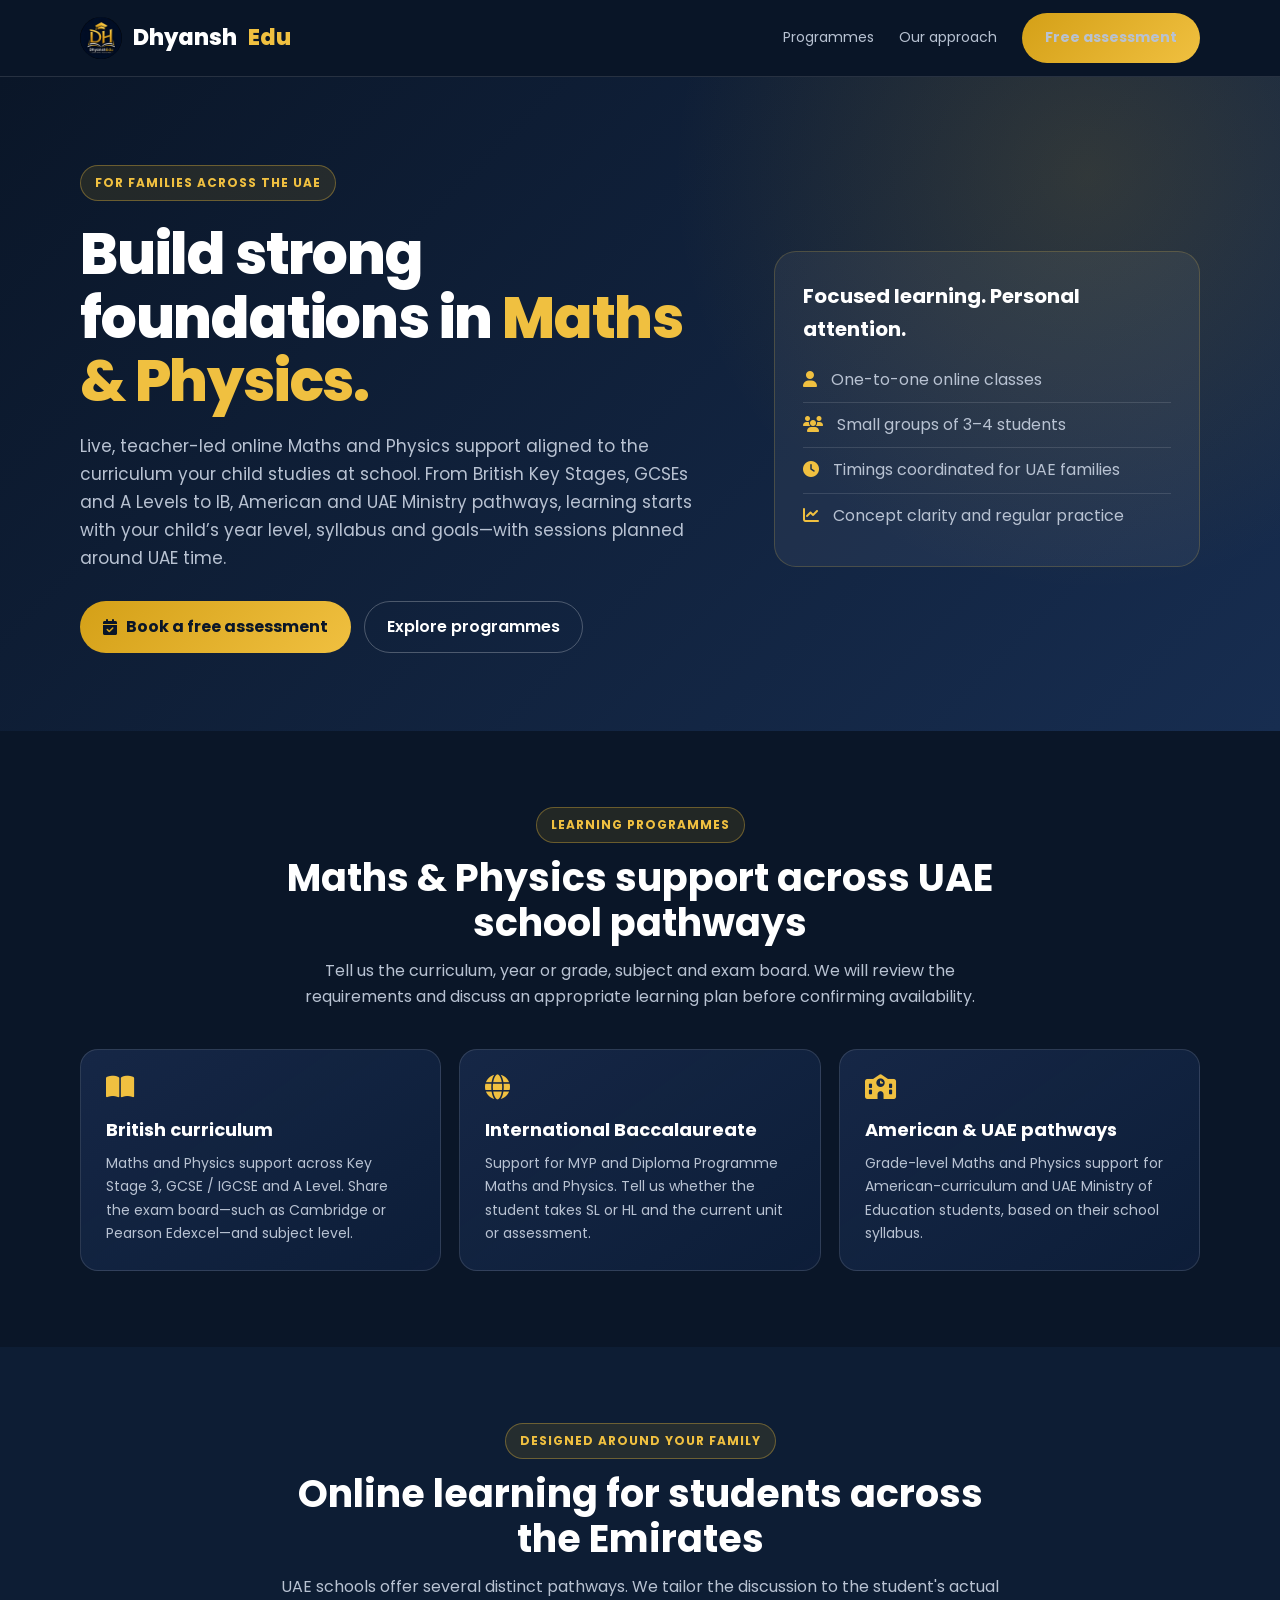
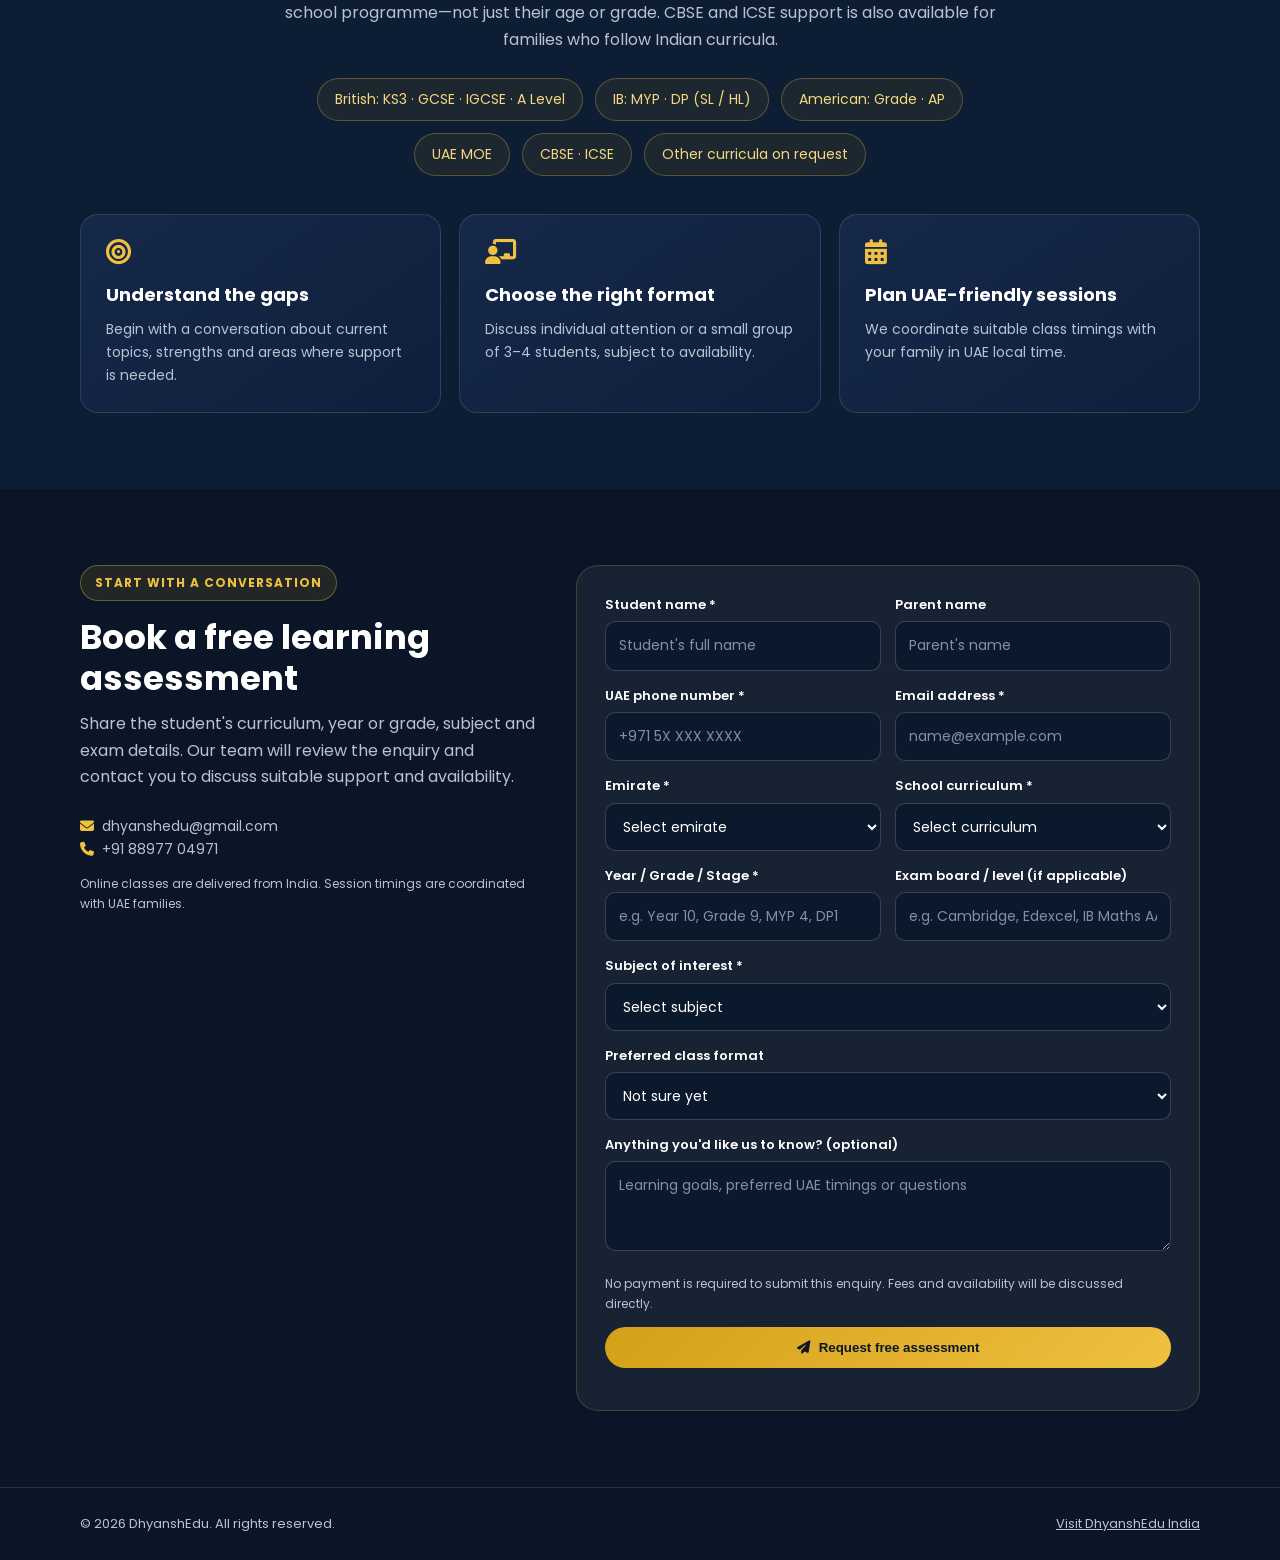
<file: uae/index.html>
<!DOCTYPE html>
<html lang="en">
<head>
  <meta charset="UTF-8">
  <meta name="viewport" content="width=device-width, initial-scale=1">
  <title>Online Maths & Physics Tutoring for UAE Students | DhyanshEdu</title>
  <meta name="description" content="Live online Maths and Physics tutoring for students in Dubai, Sharjah, Ajman and Abu Dhabi. CBSE, ICSE, foundation and JEE preparation. Book a free assessment with DhyanshEdu.">
  <meta name="robots" content="index,follow">
  <link rel="canonical" href="https://dhyanshedu.com/uae/">
  <link rel="icon" type="image/png" href="/logo.png">
  <link rel="preconnect" href="https://fonts.googleapis.com">
  <link rel="preconnect" href="https://fonts.gstatic.com" crossorigin>
  <link href="https://fonts.googleapis.com/css2?family=Poppins:wght@400;500;600;700;800&display=swap" rel="stylesheet">
  <link rel="stylesheet" href="https://cdnjs.cloudflare.com/ajax/libs/font-awesome/6.5.1/css/all.min.css">
  <style>
    :root{--navy:#0a1628;--blue:#14294a;--gold:#d4a017;--gold2:#f0c040;--white:#fff;--muted:#b8c2d2;--line:rgba(255,255,255,.12)}
    *{box-sizing:border-box;margin:0;padding:0}
    html{scroll-behavior:smooth}
    body{font-family:Poppins,Arial,sans-serif;background:var(--navy);color:var(--white);line-height:1.65}
    a{color:inherit}
    .wrap{width:min(1120px,calc(100% - 40px));margin:auto}
    header{position:sticky;top:0;z-index:10;background:rgba(10,22,40,.96);backdrop-filter:blur(12px);border-bottom:1px solid var(--line)}
    .nav{height:76px;display:flex;align-items:center;justify-content:space-between;gap:20px}
    .brand{display:flex;align-items:center;gap:11px;text-decoration:none;font-size:22px;font-weight:800}
    .brand img{width:42px;height:42px;object-fit:contain;border-radius:50%}
    .brand span,.gold{color:var(--gold2)}
    .navlinks{display:flex;align-items:center;gap:25px}
    .navlinks a{text-decoration:none;color:var(--muted);font-size:14px}
    .navlinks a:hover{color:var(--gold2)}
    .btn{display:inline-flex;align-items:center;justify-content:center;gap:9px;padding:13px 23px;border-radius:999px;background:linear-gradient(135deg,var(--gold),var(--gold2));color:var(--navy);font-weight:700;text-decoration:none;border:0;cursor:pointer}
    .hero{padding:88px 0 78px;background:radial-gradient(circle at 85% 15%,rgba(212,160,23,.16),transparent 34%),linear-gradient(135deg,#0a1628,#172d50)}
    .hero-grid{display:grid;grid-template-columns:1.2fr .8fr;gap:55px;align-items:center}
    .eyebrow{display:inline-block;border:1px solid rgba(240,192,64,.35);background:rgba(212,160,23,.12);color:var(--gold2);padding:7px 14px;border-radius:30px;font-size:12px;font-weight:700;letter-spacing:1px;text-transform:uppercase}
    h1{font-size:clamp(36px,5vw,57px);line-height:1.12;margin:22px 0 18px;font-weight:800;letter-spacing:-1.2px}
    .hero p{color:var(--muted);font-size:17px;max-width:650px}
    .actions{display:flex;gap:13px;flex-wrap:wrap;margin-top:28px}
    .outline{display:inline-flex;align-items:center;justify-content:center;padding:12px 22px;border:1px solid rgba(255,255,255,.25);border-radius:999px;text-decoration:none;font-weight:600}
    .hero-panel,.panel{background:rgba(255,255,255,.055);border:1px solid rgba(240,192,64,.2);border-radius:22px;padding:28px}
    .hero-panel h3{font-size:20px;margin-bottom:12px}
    .hero-panel li{list-style:none;color:var(--muted);padding:9px 0;border-bottom:1px solid var(--line)}
    .hero-panel li:last-child{border:0}
    .hero-panel i{color:var(--gold2);margin-right:10px}
    section{padding:76px 0}
    .section-head{text-align:center;max-width:720px;margin:0 auto 38px}
    .section-head h2{font-size:clamp(28px,4vw,38px);line-height:1.2;margin:12px 0}
    .section-head p{color:var(--muted)}
    .cards{display:grid;grid-template-columns:repeat(3,1fr);gap:18px}
    .card{background:linear-gradient(145deg,rgba(26,45,80,.75),rgba(15,33,64,.7));border:1px solid var(--line);border-radius:18px;padding:25px}
    .card i{font-size:25px;color:var(--gold2);margin-bottom:15px}
    .card h3{font-size:18px;margin-bottom:8px}
    .card p{font-size:14px;color:var(--muted)}
    .audience{background:#0d1d34}
    .cities{display:flex;flex-wrap:wrap;justify-content:center;gap:12px;margin-top:25px}
    .cities span{border:1px solid rgba(240,192,64,.3);background:rgba(212,160,23,.08);padding:9px 17px;border-radius:30px;color:#f5d77f;font-size:14px}
    .contact-grid{display:grid;grid-template-columns:.85fr 1.15fr;gap:35px;align-items:start}
    .contact-copy p{color:var(--muted);margin:13px 0}
    .contact-copy .detail{margin-top:24px;color:var(--muted);font-size:14px}
    form{display:grid;gap:14px}
    .form-row{display:grid;grid-template-columns:1fr 1fr;gap:14px}
    label{display:block;font-size:13px;font-weight:600;margin-bottom:6px}
    input,select,textarea{width:100%;background:#0b192d;border:1px solid rgba(255,255,255,.18);border-radius:10px;padding:12px 13px;color:white;font:inherit;font-size:14px}
    input::placeholder,textarea::placeholder{color:#8190a5}
    select option{background:#0b192d}
    textarea{min-height:90px;resize:vertical}
    .hint{color:var(--muted);font-size:12px}
    button:disabled{opacity:.65;cursor:wait}
    #formMessage{font-size:14px}
    footer{border-top:1px solid var(--line);padding:25px 0;color:var(--muted);font-size:13px}
    footer .wrap{display:flex;justify-content:space-between;gap:15px;flex-wrap:wrap}
    @media(max-width:800px){.hero-grid,.contact-grid{grid-template-columns:1fr}.hero{padding:65px 0}.cards{grid-template-columns:1fr 1fr}.navlinks a:not(.btn){display:none}}
    @media(max-width:560px){.cards,.form-row{grid-template-columns:1fr}.wrap{width:min(100% - 30px,1120px)}.hero-panel,.panel{padding:21px}.nav{height:68px}.brand{font-size:19px}}
  </style>
</head>
<body>
<header>
  <div class="wrap nav">
    <a class="brand" href="/"><img src="/logo.png" alt="DhyanshEdu logo">Dhyansh<span>Edu</span></a>
    <nav class="navlinks" aria-label="Main navigation">
      <a href="#programmes">Programmes</a><a href="#approach">Our approach</a><a class="btn" href="#assessment">Free assessment</a>
    </nav>
  </div>
</header>
<main>
  <section class="hero">
    <div class="wrap hero-grid">
      <div>
        <span class="eyebrow">For families across the UAE</span>
        <h1>Build strong foundations in <span class="gold">Maths & Physics.</span></h1>
        <p>Live, teacher-led online Maths and Physics support aligned to the curriculum your child studies at school. From British Key Stages, GCSEs and A Levels to IB, American and UAE Ministry pathways, learning starts with your child’s year level, syllabus and goals—with sessions planned around UAE time.</p>
        <div class="actions"><a class="btn" href="#assessment"><i class="fa-solid fa-calendar-check"></i> Book a free assessment</a><a class="outline" href="#programmes">Explore programmes</a></div>
      </div>
      <aside class="hero-panel">
        <h3>Focused learning. Personal attention.</h3>
        <ul>
          <li><i class="fa-solid fa-user"></i> One-to-one online classes</li>
          <li><i class="fa-solid fa-users"></i> Small groups of 3–4 students</li>
          <li><i class="fa-solid fa-clock"></i> Timings coordinated for UAE families</li>
          <li><i class="fa-solid fa-chart-line"></i> Concept clarity and regular practice</li>
        </ul>
      </aside>
    </div>
  </section>
  <section id="programmes">
    <div class="wrap">
      <div class="section-head"><span class="eyebrow">Learning programmes</span><h2>Maths & Physics support across UAE school pathways</h2><p>Tell us the curriculum, year or grade, subject and exam board. We will review the requirements and discuss an appropriate learning plan before confirming availability.</p></div>
      <div class="cards">
        <article class="card"><i class="fa-solid fa-book-open"></i><h3>British curriculum</h3><p>Maths and Physics support across Key Stage 3, GCSE / IGCSE and A Level. Share the exam board—such as Cambridge or Pearson Edexcel—and subject level.</p></article>
        <article class="card"><i class="fa-solid fa-globe"></i><h3>International Baccalaureate</h3><p>Support for MYP and Diploma Programme Maths and Physics. Tell us whether the student takes SL or HL and the current unit or assessment.</p></article>
        <article class="card"><i class="fa-solid fa-school"></i><h3>American & UAE pathways</h3><p>Grade-level Maths and Physics support for American-curriculum and UAE Ministry of Education students, based on their school syllabus.</p></article>
      </div>
    </div>
  </section>
  <section class="audience" id="approach">
    <div class="wrap">
      <div class="section-head"><span class="eyebrow">Designed around your family</span><h2>Online learning for students across the Emirates</h2><p>UAE schools offer several distinct pathways. We tailor the discussion to the student's actual school programme—not just their age or grade. CBSE and ICSE support is also available for families who follow Indian curricula.</p>
        <div class="cities"><span>British: KS3 · GCSE · IGCSE · A Level</span><span>IB: MYP · DP (SL / HL)</span><span>American: Grade · AP</span><span>UAE MOE</span><span>CBSE · ICSE</span><span>Other curricula on request</span></div>
      </div>
      <div class="cards">
        <article class="card"><i class="fa-solid fa-bullseye"></i><h3>Understand the gaps</h3><p>Begin with a conversation about current topics, strengths and areas where support is needed.</p></article>
        <article class="card"><i class="fa-solid fa-chalkboard-user"></i><h3>Choose the right format</h3><p>Discuss individual attention or a small group of 3–4 students, subject to availability.</p></article>
        <article class="card"><i class="fa-solid fa-calendar-days"></i><h3>Plan UAE-friendly sessions</h3><p>We coordinate suitable class timings with your family in UAE local time.</p></article>
      </div>
    </div>
  </section>
  <section id="assessment">
    <div class="wrap contact-grid">
      <div class="contact-copy">
        <span class="eyebrow">Start with a conversation</span>
        <h2 style="font-size:34px;line-height:1.2;margin-top:16px">Book a free learning assessment</h2>
        <p>Share the student's curriculum, year or grade, subject and exam details. Our team will review the enquiry and contact you to discuss suitable support and availability.</p>
        <p class="detail"><i class="fa-solid fa-envelope gold"></i> &nbsp;dhyanshedu@gmail.com<br><i class="fa-solid fa-phone gold"></i> &nbsp;+91 88977 04971</p>
        <p class="hint">Online classes are delivered from India. Session timings are coordinated with UAE families.</p>
      </div>
      <div class="panel">
        <form id="uaeEnquiryForm">
          <div class="form-row">
            <div><label for="studentName">Student name *</label><input id="studentName" required maxlength="100" placeholder="Student's full name"></div>
            <div><label for="parentName">Parent name</label><input id="parentName" maxlength="100" placeholder="Parent's name"></div>
          </div>
          <div class="form-row">
            <div><label for="phone">UAE phone number *</label><input id="phone" type="tel" required maxlength="30" placeholder="+971 5X XXX XXXX"></div>
            <div><label for="email">Email address *</label><input id="email" type="email" required maxlength="160" placeholder="name@example.com"></div>
          </div>
          <div class="form-row">
            <div><label for="emirate">Emirate *</label><select id="emirate" required><option value="">Select emirate</option><option>Dubai</option><option>Sharjah</option><option>Ajman</option><option>Abu Dhabi</option><option>Ras Al Khaimah</option><option>Fujairah</option><option>Umm Al Quwain</option></select></div>
            <div><label for="board">School curriculum *</label><select id="board" required><option value="">Select curriculum</option><option>British (National Curriculum for England)</option><option>Cambridge International</option><option>Pearson Edexcel</option><option>International Baccalaureate (IB)</option><option>American</option><option>UAE Ministry of Education (MOE)</option><option>CBSE</option><option>ICSE</option><option>Other</option></select></div>
          </div>
          <div class="form-row">
            <div><label for="studentClass">Year / Grade / Stage *</label><input id="studentClass" required maxlength="50" placeholder="e.g. Year 10, Grade 9, MYP 4, DP1"></div>
            <div><label for="examBoard">Exam board / level (if applicable)</label><input id="examBoard" maxlength="80" placeholder="e.g. Cambridge, Edexcel, IB Maths AA HL"></div>
          </div>
          <div><label for="subject">Subject of interest *</label><select id="subject" required><option value="">Select subject</option><option>Mathematics</option><option>Physics</option><option>Mathematics and Physics</option></select></div>
          <div><label for="format">Preferred class format</label><select id="format"><option value="">Not sure yet</option><option value="one_to_one">One-to-one</option><option value="group">Small group (3–4 students)</option></select></div>
          <div><label for="message">Anything you'd like us to know? (optional)</label><textarea id="message" maxlength="500" placeholder="Learning goals, preferred UAE timings or questions"></textarea></div>
          <p class="hint">No payment is required to submit this enquiry. Fees and availability will be discussed directly.</p>
          <button class="btn" type="submit" id="submitButton"><i class="fa-solid fa-paper-plane"></i> Request free assessment</button>
          <p id="formMessage" role="status" aria-live="polite"></p>
        </form>
      </div>
    </div>
  </section>
</main>
<footer><div class="wrap"><span>© 2026 DhyanshEdu. All rights reserved.</span><a href="/">Visit DhyanshEdu India</a></div></footer>
<script>
  const form = document.getElementById('uaeEnquiryForm');
  form.addEventListener('submit', async (event) => {
    event.preventDefault();
    const button = document.getElementById('submitButton');
    const status = document.getElementById('formMessage');
    const original = button.innerHTML;
    button.disabled = true;
    button.textContent = 'Submitting…';
    status.textContent = '';
    const subject = document.getElementById('subject').value;
    const emirate = document.getElementById('emirate').value;
    const format = document.getElementById('format').value;
    const extra = document.getElementById('message').value.trim();
    const details = ['UAE landing page', 'Emirate: ' + emirate, 'Curriculum: ' + document.getElementById('board').value, 'Year / Grade / Stage: ' + document.getElementById('studentClass').value.trim(), 'Exam board / level: ' + document.getElementById('examBoard').value.trim(), 'Subject: ' + subject, extra ? 'Parent note: ' + extra : ''].filter(Boolean).join(' | ');
    const payload = {
      student_name: document.getElementById('studentName').value.trim(),
      parent_name: document.getElementById('parentName').value.trim(),
      phone: document.getElementById('phone').value.trim(),
      email: document.getElementById('email').value.trim(),
      student_class: document.getElementById('studentClass').value.trim(),
      board: document.getElementById('board').value,
      course_interest: details,
      fee_plan_id: '',
      learning_format: format,
      requested_class_count: 1
    };
    try {
      const response = await fetch('https://dhyanshedu-api-proxy.dhyanshedu.workers.dev/api/public/enquiries', {
        method: 'POST', headers: {'Content-Type':'application/json'}, body: JSON.stringify(payload)
      });
      const result = await response.json().catch(() => ({}));
      if (!response.ok) throw new Error(result.error || 'We could not submit your enquiry. Please try again.');
      status.textContent = result.message || 'Thank you. Your enquiry has been received. Our team will contact you soon.';
      status.style.color = '#9be2b0';
      form.reset();
    } catch (error) {
      status.textContent = error.message + ' You can also email dhyanshedu@gmail.com.';
      status.style.color = '#ffb0a8';
    } finally {
      button.disabled = false;
      button.innerHTML = original;
    }
  });
</script>
</body>
</html>
</file>
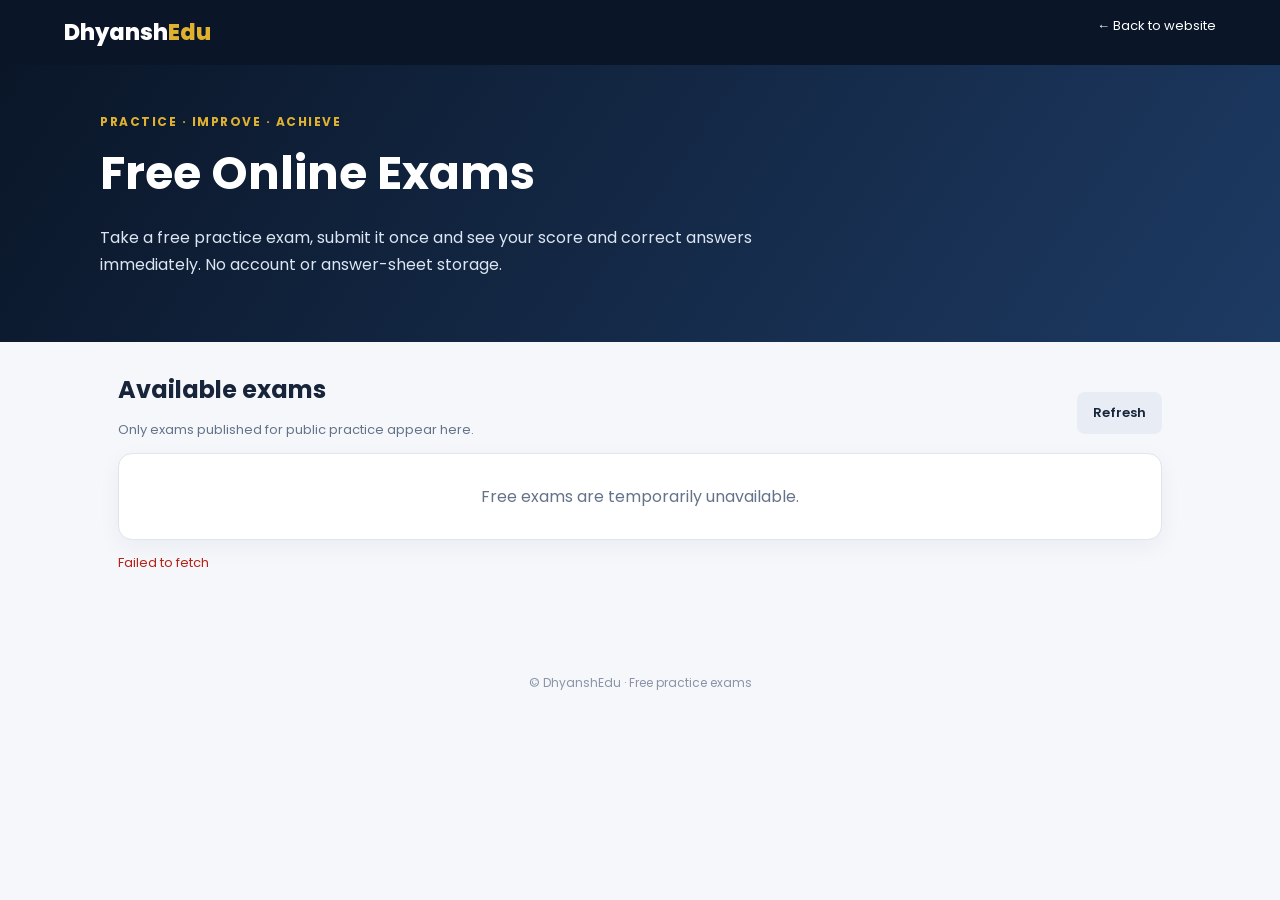
<file: free-exams.html>
<!doctype html>
<html lang="en"><head><meta charset="utf-8"><meta name="viewport" content="width=device-width,initial-scale=1"><title>Free Online Exams | DhyanshEdu</title><meta name="description" content="Take free online practice exams from DhyanshEdu."><link href="https://fonts.googleapis.com/css2?family=Poppins:wght@400;500;600;700;800&display=swap" rel="stylesheet">
<style>
:root{--navy:#0a1628;--gold:#e0b12e;--paper:#f5f7fb;--ink:#18243a;--muted:#65738a;--line:#dfe5ee;--green:#16794a;--red:#b42318}*{box-sizing:border-box}body{margin:0;background:var(--paper);color:var(--ink);font-family:Poppins,Arial,sans-serif}.top{background:var(--navy);color:#fff;padding:16px 5%;display:flex;justify-content:space-between}.brand{font-size:22px;font-weight:800;text-decoration:none;color:#fff}.brand span{color:var(--gold)}.top a.back{color:#fff;text-decoration:none;font-size:13px}.hero{background:linear-gradient(125deg,#0a1628,#1d3a63);color:#fff;padding:48px 5%}.hero-inner,.wrap{max-width:1080px;margin:auto}.eyebrow{color:var(--gold);font-weight:700;letter-spacing:1.5px;text-transform:uppercase;font-size:12px}.hero h1{font-size:clamp(30px,5vw,46px);margin:8px 0}.hero p{max-width:680px;color:#dce5f2;line-height:1.7}.wrap{padding:30px 18px 65px}.head{display:flex;justify-content:space-between;align-items:center;gap:12px}.head h2{margin:0}.muted{color:var(--muted);font-size:13px}.grid{display:grid;grid-template-columns:repeat(auto-fit,minmax(250px,1fr));gap:15px}.card{background:#fff;border:1px solid var(--line);border-radius:14px;padding:19px;box-shadow:0 7px 22px #1024420d}.card h3{margin:0 0 8px}.pill{display:inline-block;background:#edf2f8;border-radius:99px;padding:5px 9px;font-size:11px;margin:10px 5px 10px 0}.btn{border:0;border-radius:8px;padding:11px 16px;font:600 13px Poppins;cursor:pointer;background:var(--gold);color:#18243a}.btn.secondary{background:#e8edf5}.btn:disabled{opacity:.55}.panel{display:none;margin-top:22px}.panel.active{display:block}.form-grid{display:grid;grid-template-columns:repeat(2,minmax(0,1fr));gap:12px}.field{display:flex;flex-direction:column;gap:6px}.full{grid-column:1/-1}label{font-size:12px;font-weight:600}input,select{width:100%;padding:10px 11px;border:1px solid #cfd8e5;border-radius:8px;font:14px Poppins}.check{display:flex;gap:9px;align-items:flex-start;font-size:12px;margin:9px 0}.check input{width:auto;margin-top:4px}.notice{background:#f1f5fb;border-left:3px solid var(--gold);padding:12px;font-size:12px;line-height:1.6}.question{margin:13px 0;padding:17px;border:1px solid var(--line);border-radius:12px;background:#fff}.question h3{font-size:14px;line-height:1.6}.option{display:flex;gap:9px;margin:9px 0;font-size:13px}.option input{width:auto}.toolbar{position:sticky;top:0;background:var(--paper);padding:10px 0;display:flex;justify-content:space-between;z-index:2}.timer{font-weight:800;color:var(--red)}.message{font-size:13px;line-height:1.6}.error{color:var(--red)}.score{font-size:36px;font-weight:800;color:var(--green)}.empty{text-align:center;padding:30px;color:var(--muted)}footer{text-align:center;padding:22px;color:#8994a6;font-size:12px}@media(max-width:600px){.form-grid{grid-template-columns:1fr}.full{grid-column:auto}.head{align-items:flex-start;flex-direction:column}}
</style></head><body>
<header class="top"><a class="brand" href="index.html">Dhyansh<span>Edu</span></a><a class="back" href="index.html">← Back to website</a></header>
<section class="hero"><div class="hero-inner"><div class="eyebrow">Practice · Improve · Achieve</div><h1>Free Online Exams</h1><p>Take a free practice exam, submit it once and see your score and correct answers immediately. No account or answer-sheet storage.</p></div></section>
<main class="wrap">
<section id="catalogue"><div class="head"><div><h2>Available exams</h2><p class="muted">Only exams published for public practice appear here.</p></div><button class="btn secondary" id="refresh">Refresh</button></div><div id="exam-list" class="grid"><div class="card empty">Loading free exams…</div></div><p id="catalogue-message" class="message"></p></section>
<section id="registration" class="panel card"><div class="head"><div><h2>Start your free exam</h2><p class="muted" id="selected-exam"></p></div><button class="btn secondary" id="cancel-registration" type="button">Cancel</button></div>
<form id="registration-form" class="form-grid"><div class="field"><label for="student-name">Student name *</label><input id="student-name" maxlength="120" required></div><div class="field"><label for="parent-name">Parent / guardian (optional)</label><input id="parent-name" maxlength="120"></div><div class="field"><label for="phone">Mobile number *</label><input id="phone" type="tel" maxlength="30" required></div><div class="field"><label for="email">Email (optional)</label><input id="email" type="email" maxlength="254"></div><div class="field"><label for="class-label">Current class *</label><select id="class-label" required><option value="">Select class</option><option>Class 6</option><option>Class 7</option><option>Class 8</option><option>Class 9</option><option>Class 10</option><option>Class 11</option><option>Class 12</option><option>Other</option></select></div><div class="field full"><div class="notice"><b>Privacy notice:</b> Your contact details and final exam score are retained by DhyanshEdu so our team can respond to your enquiry. Your selected answers and written work are not saved. Your answers are sent once for scoring and discarded. You can take this exam without creating a portal account.</div></div><div class="field full"><label class="check"><input id="privacy-accepted" type="checkbox" required><span>I have read and accept the privacy notice. *</span></label><label class="check"><input id="marketing-consent" type="checkbox"><span>I agree to receive optional DhyanshEdu updates. (Optional)</span></label></div><div class="field full"><button class="btn" id="start-exam" type="submit">Register and start exam</button><p id="registration-message" class="message"></p></div></form></section>
<section id="exam-panel" class="panel"><div class="toolbar"><div><b id="exam-title"></b><div class="muted" id="exam-progress"></div></div><div class="timer" id="timer">--:--</div></div><div id="question-list"></div><div class="card"><p class="muted">Your answers remain in this browser only until you submit. Leaving or refreshing this page will end this attempt.</p><button class="btn" id="submit-exam" type="button">Submit exam</button><p id="exam-message" class="message"></p></div></section>
<section id="result-panel" class="panel card"><h2 id="result-title">Your result</h2><div id="result-content"></div><p id="result-message" class="message"></p><button class="btn secondary" id="back-to-exams" type="button">Back to free exams</button></section>
</main><footer>© DhyanshEdu · Free practice exams</footer>
<script>
(()=> {
const API="https://dhyanshedu-api-proxy.dhyanshedu.workers.dev", $=id=>document.getElementById(id);
let selected=null,attempt=null,deadline=0,timer=null,submitting=false;
async function call(path,opts={}){const headers={...(opts.headers||{})};if(opts.body)headers["Content-Type"]="application/json";if(attempt?.token)headers.Authorization="Bearer "+attempt.token;const response=await fetch(API+path,{...opts,headers}),data=await response.json().catch(()=>({}));if(!response.ok)throw new Error(data.error||"Request failed.");return data}
function panel(id){["registration","exam-panel","result-panel"].forEach(x=>$(x).classList.toggle("active",x===id));if(id)$(id).scrollIntoView({behavior:"smooth",block:"start"})}
function msg(id,text,error=false){$(id).textContent=text;$(id).className="message"+(error?" error":"")}
async function catalogue(){ $("exam-list").replaceChildren();const loading=document.createElement("div");loading.className="card empty";loading.textContent="Loading free exams…";$("exam-list").append(loading);try{const data=await call("/api/public/exams"),rows=data.exams||[];$("exam-list").replaceChildren();if(!rows.length){const empty=document.createElement("div");empty.className="card empty";empty.textContent="No free exams are open right now. Please check again later.";$("exam-list").append(empty);return}rows.forEach(exam=>{const card=document.createElement("article");card.className="card";const title=document.createElement("h3");title.textContent=exam.title;const description=document.createElement("p");description.className="muted";description.textContent=exam.description||"Free DhyanshEdu practice exam.";const meta=document.createElement("div");[exam.duration_minutes+" min",exam.question_count+" questions",exam.total_marks+" marks",exam.max_attempts+" attempt(s)"].forEach(value=>{const pill=document.createElement("span");pill.className="pill";pill.textContent=value;meta.append(pill)});const button=document.createElement("button");button.className="btn";button.textContent="Take free exam";button.onclick=()=>{selected=exam;$("selected-exam").textContent=exam.title+" · "+exam.duration_minutes+" minutes";panel("registration")};card.append(title,description,meta,button);$("exam-list").append(card)})}catch(error){const empty=document.createElement("div");empty.className="card empty";empty.textContent="Free exams are temporarily unavailable.";$("exam-list").replaceChildren(empty);msg("catalogue-message",error.message,true)}}
$("refresh").onclick=catalogue;$("cancel-registration").onclick=()=>panel("");
$("registration-form").onsubmit=async event=>{event.preventDefault();if(!selected)return;const button=$("start-exam");button.disabled=true;msg("registration-message","Registering your enquiry and preparing the exam…");try{const data=await call("/api/public/exams/"+encodeURIComponent(selected.slug)+"/register",{method:"POST",body:JSON.stringify({student_name:$("student-name").value.trim(),parent_name:$("parent-name").value.trim(),phone:$("phone").value.trim(),email:$("email").value.trim(),class_label:$("class-label").value,privacy_accepted:$("privacy-accepted").checked,marketing_consent:$("marketing-consent").checked})});attempt={id:data.attempt_id,token:data.access_token};await loadAttempt(data.expires_at);panel("exam-panel")}catch(error){msg("registration-message",error.message,true)}finally{button.disabled=false}};
async function loadAttempt(expiresAt){const data=await call("/api/public/attempts/"+encodeURIComponent(attempt.id)),exam=data.attempt;deadline=Date.parse(expiresAt||exam.expires_at);$("exam-title").textContent=exam.title;$("question-list").replaceChildren();exam.questions.forEach((question,index)=>{const card=document.createElement("article");card.className="question";card.dataset.questionId=question.exam_question_id;const heading=document.createElement("h3");heading.textContent="Question "+(index+1)+". "+question.question_text+" ("+question.marks+" marks)";card.append(heading);question.options.forEach(option=>{const label=document.createElement("label");label.className="option";const input=document.createElement("input");input.type=question.question_type==="mcq"?"radio":"checkbox";input.name="q-"+question.exam_question_id;input.value=option.id;const text=document.createElement("span");text.textContent=(option.label?option.label+". ":"")+option.text;label.append(input,text);card.append(label)});$("question-list").append(card)});$("exam-progress").textContent=exam.questions.length+" questions";startTimer()}
function readAnswers(){return Array.from($("question-list").children).map(card=>({exam_question_id:card.dataset.questionId,selected_option_ids:Array.from(card.querySelectorAll("input:checked")).map(input=>input.value)}))}
function startTimer(){clearInterval(timer);const tick=()=>{const left=Math.max(0,deadline-Date.now());$("timer").textContent=String(Math.floor(left/60000)).padStart(2,"0")+":"+String(Math.floor(left%60000/1000)).padStart(2,"0");if(!left){clearInterval(timer);$("timer").textContent="Time ended";if(!submitting)submitExam(true)}};tick();timer=setInterval(tick,1000)}
async function submitExam(auto=false){if(!attempt||submitting)return;if(!auto&&!confirm("Submit your exam now? You cannot change answers afterwards."))return;submitting=true;const button=$("submit-exam");button.disabled=true;msg("exam-message","Submitting and calculating your result…");try{const data=await call("/api/public/attempts/"+encodeURIComponent(attempt.id)+"/submit",{method:"POST",body:JSON.stringify({answers:readAnswers()})});clearInterval(timer);showResult(data.result);panel("result-panel")}catch(error){try{const recovered=await call("/api/public/attempts/"+encodeURIComponent(attempt.id)+"/result");clearInterval(timer);showResult(recovered.result);panel("result-panel")}catch{msg("exam-message",error.message,true);if(Date.now()<deadline)submitting=false;else $("timer").textContent="Time ended"}}finally{button.disabled=false}}
$("submit-exam").onclick=()=>submitExam(false);
function showResult(result){$("result-title").textContent=result.title+" · Result";const content=$("result-content");content.replaceChildren();const score=document.createElement("div");score.className="score";score.textContent=Number(result.percentage).toFixed(1)+"%";const summary=document.createElement("p");summary.textContent=Number(result.score).toFixed(2)+" / "+Number(result.total_marks).toFixed(2)+" marks";content.append(score,summary);(result.questions||[]).forEach((question,index)=>{const card=document.createElement("article");card.className="question";const heading=document.createElement("h3");heading.textContent="Q"+(index+1)+". "+question.question_text;const marks=document.createElement("p");marks.className="muted";if(question.marks_awarded!==null&&question.marks_awarded!==undefined)marks.textContent="Marks awarded: "+Number(question.marks_awarded).toFixed(2)+" / "+question.marks;const correct=document.createElement("p");correct.textContent="Correct answer: "+question.options.filter(option=>option.is_correct).map(option=>(option.label?option.label+". ":"")+option.text).join("; ");const verdict=document.createElement("p");verdict.className="muted";if(question.is_correct===true)verdict.textContent="Your answer: Correct";else if(question.is_correct===false)verdict.textContent="Your answer: Incorrect";card.append(heading);if(question.marks_awarded!==null&&question.marks_awarded!==undefined)card.append(marks);if(question.is_correct===true||question.is_correct===false)card.append(verdict);card.append(correct);if(question.explanation){const explanation=document.createElement("p");explanation.textContent="Explanation: "+question.explanation;card.append(explanation)}content.append(card)})}
$("back-to-exams").onclick=()=>{clearInterval(timer);attempt=null;selected=null;$("registration-form").reset();$("question-list").replaceChildren();panel("");catalogue()};
catalogue();
})();
</script></body></html>
</file>
